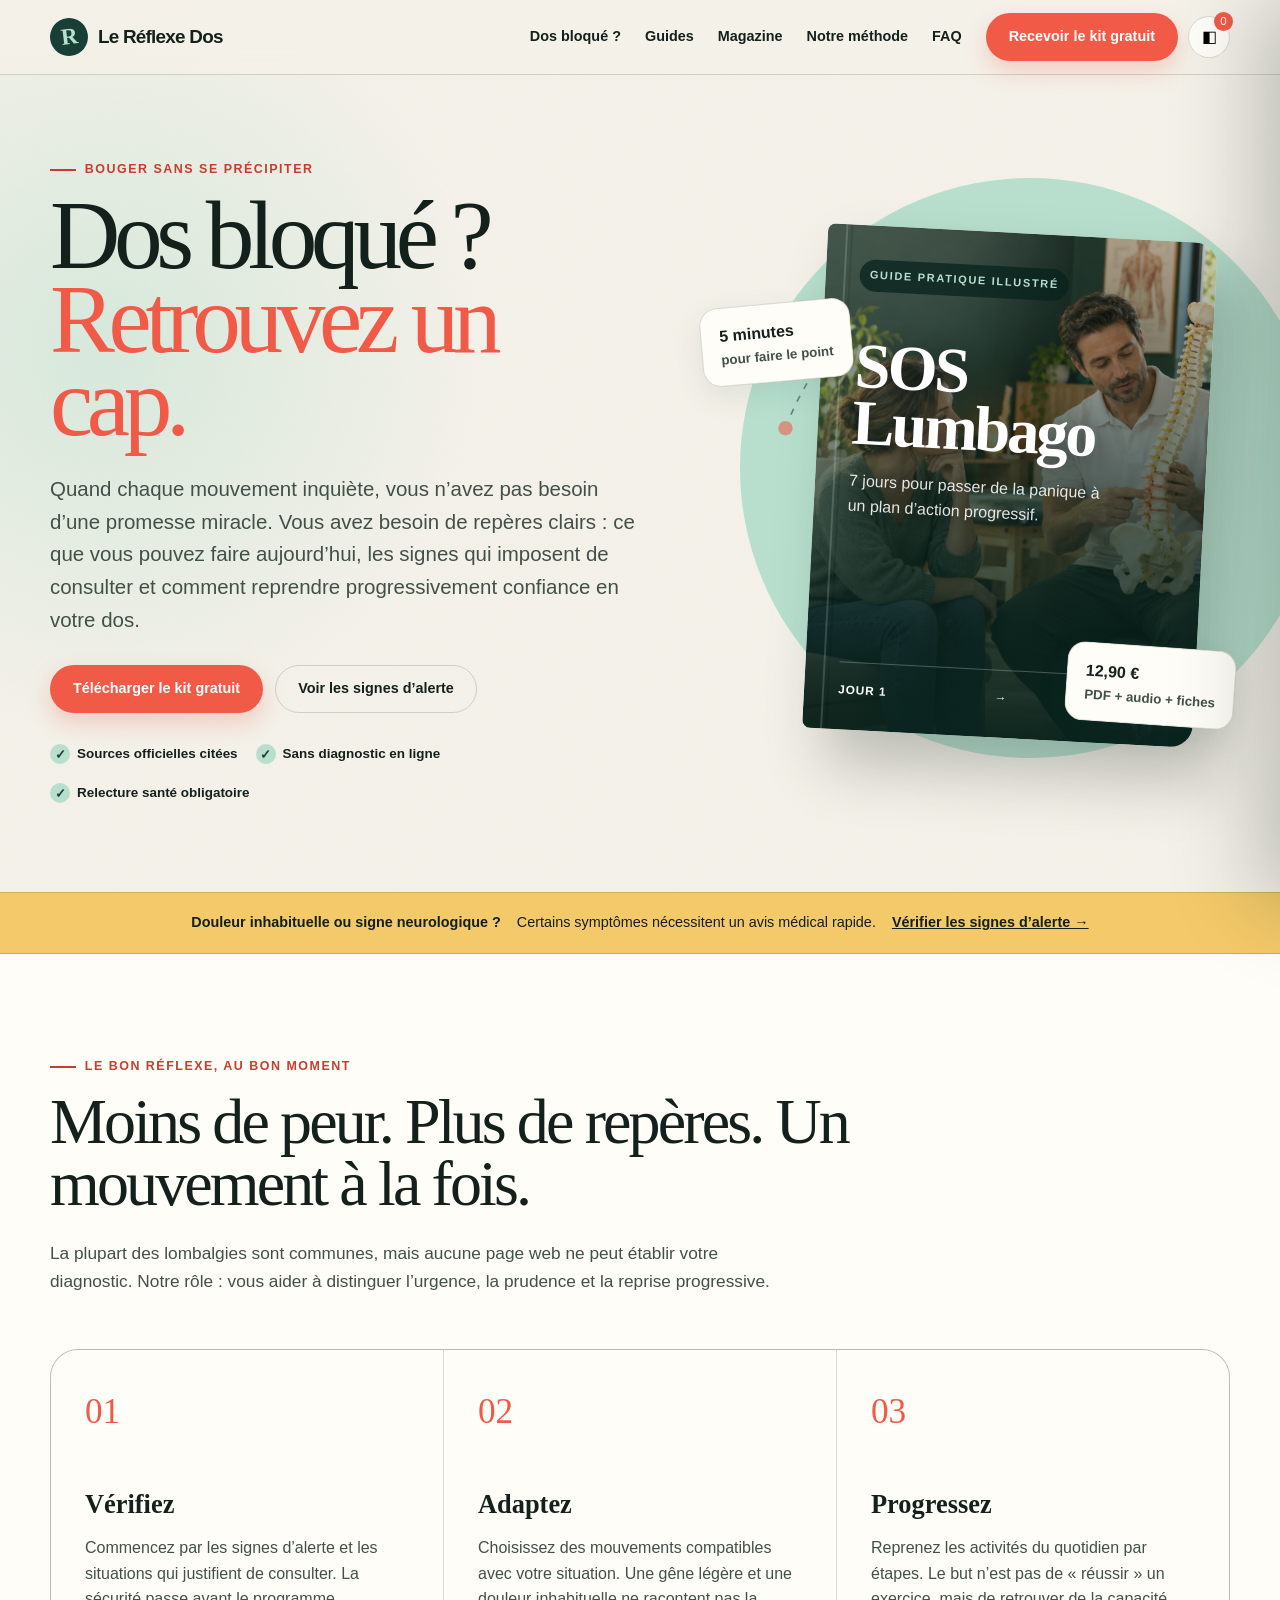
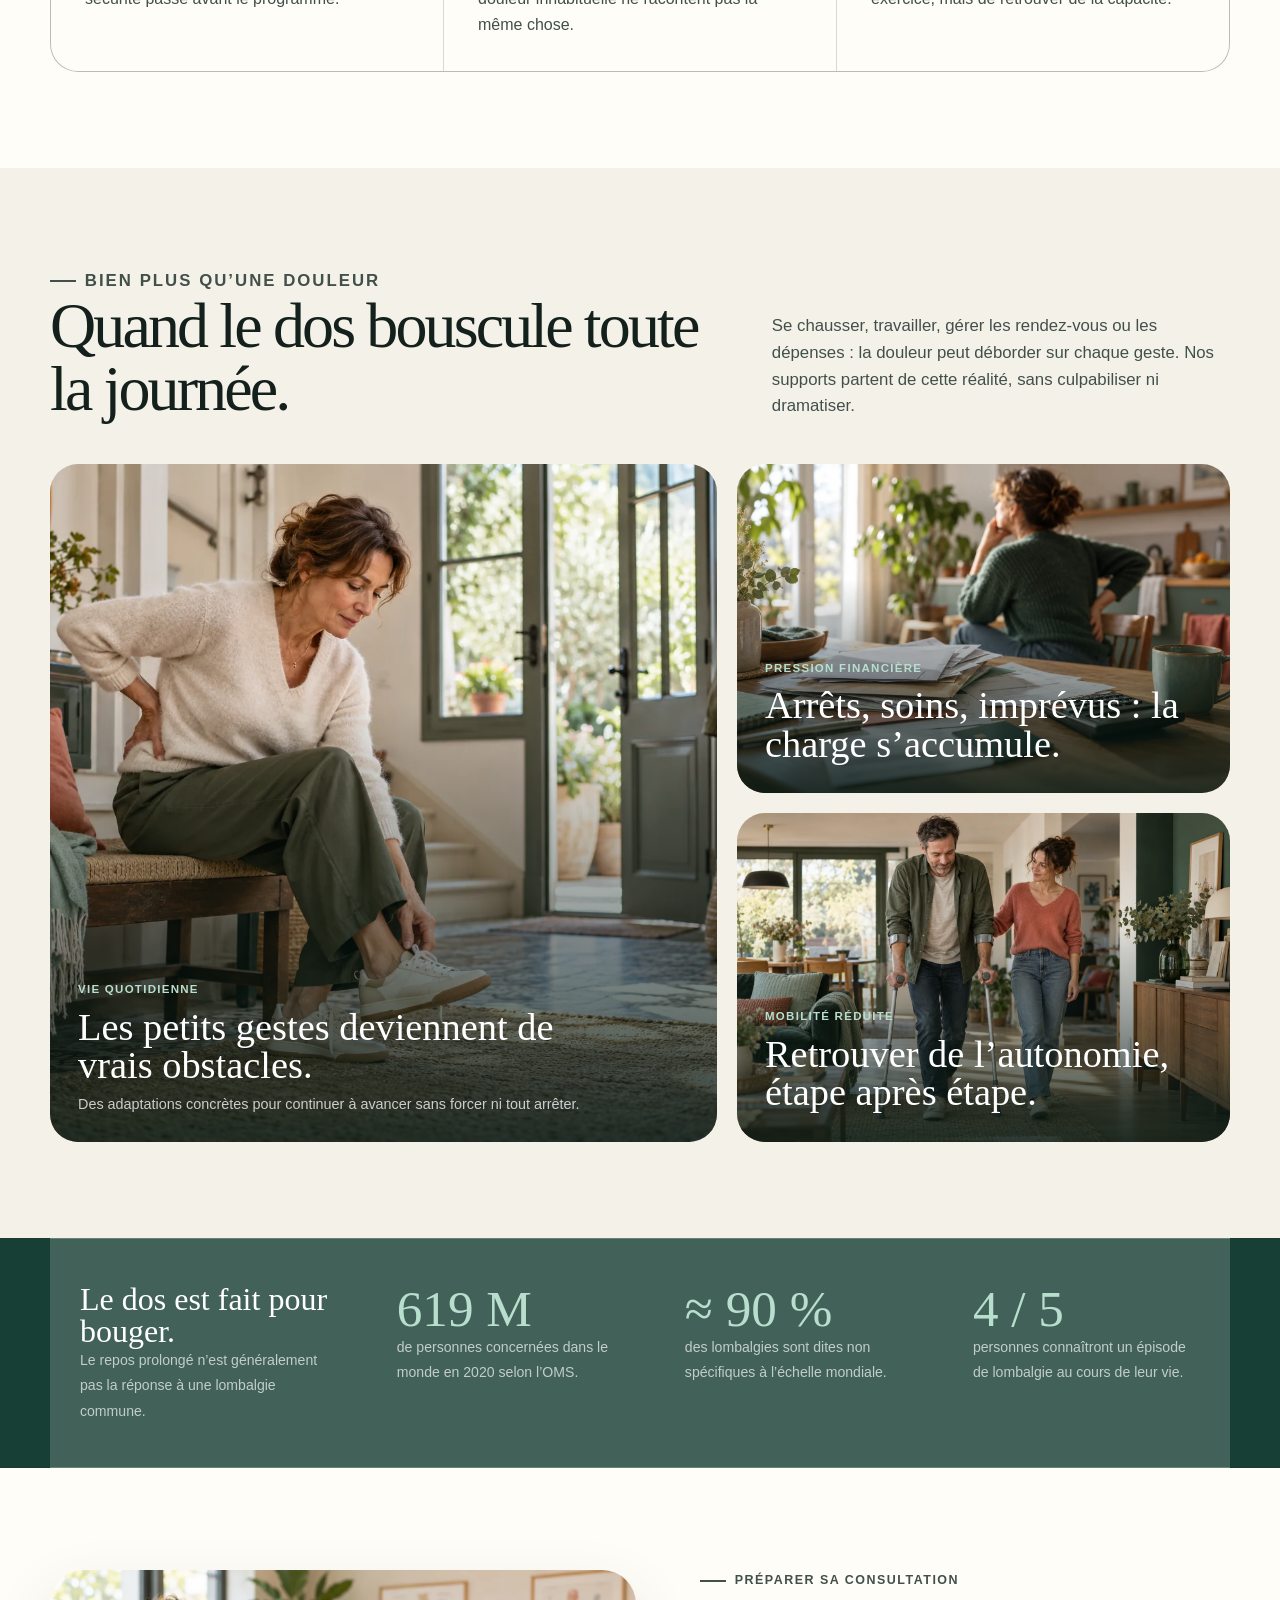
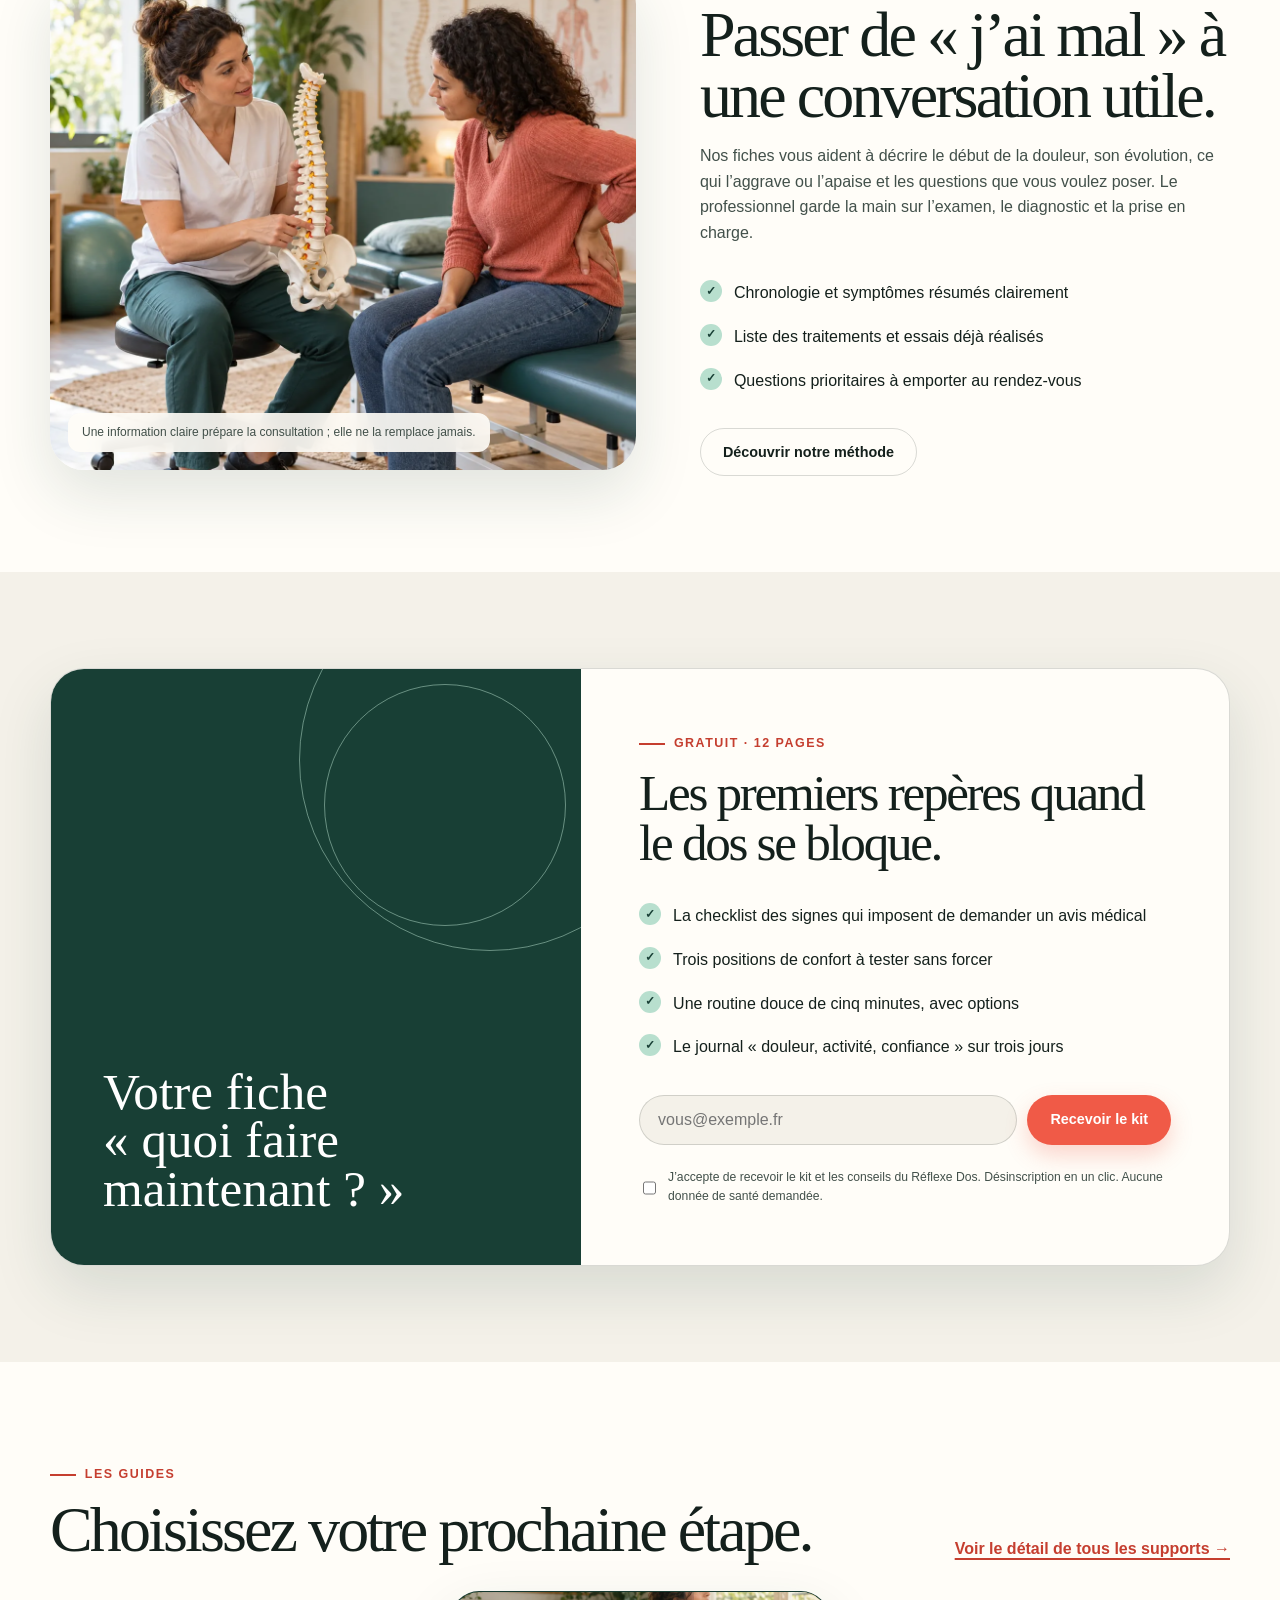
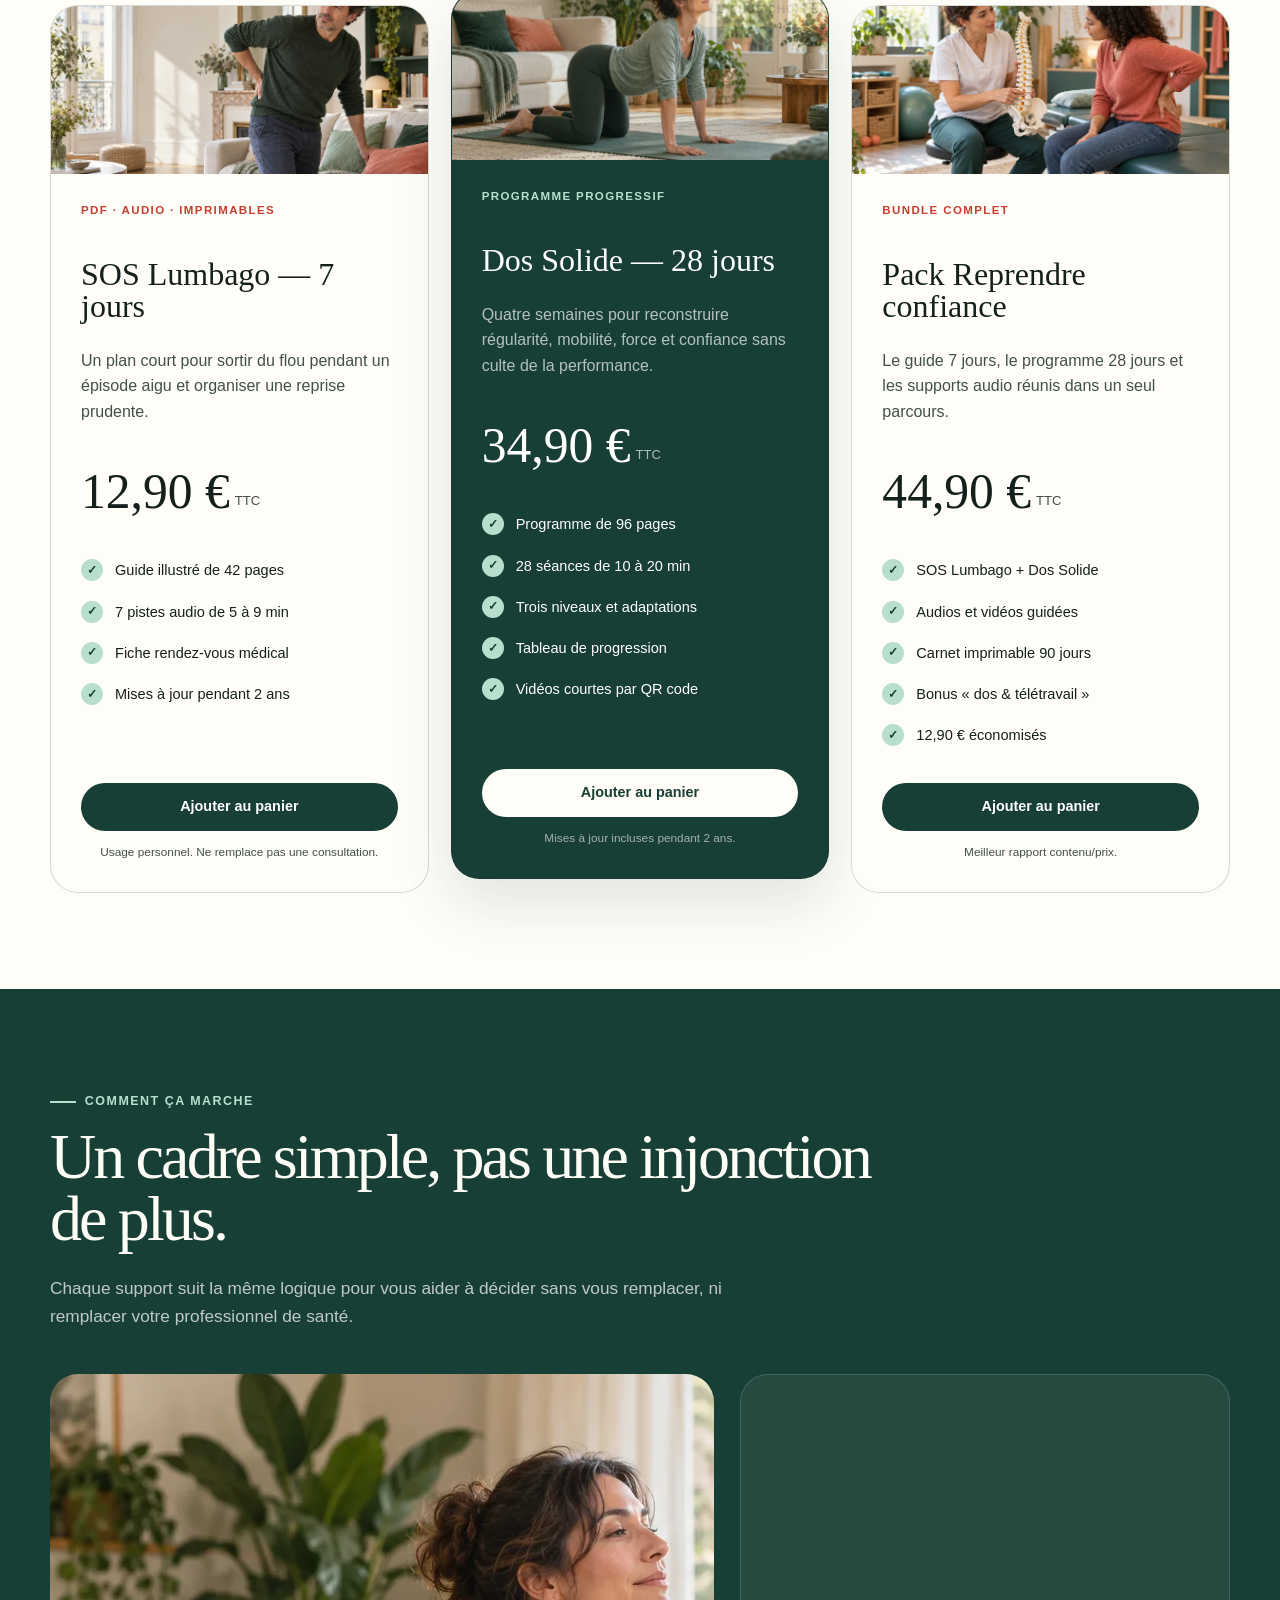
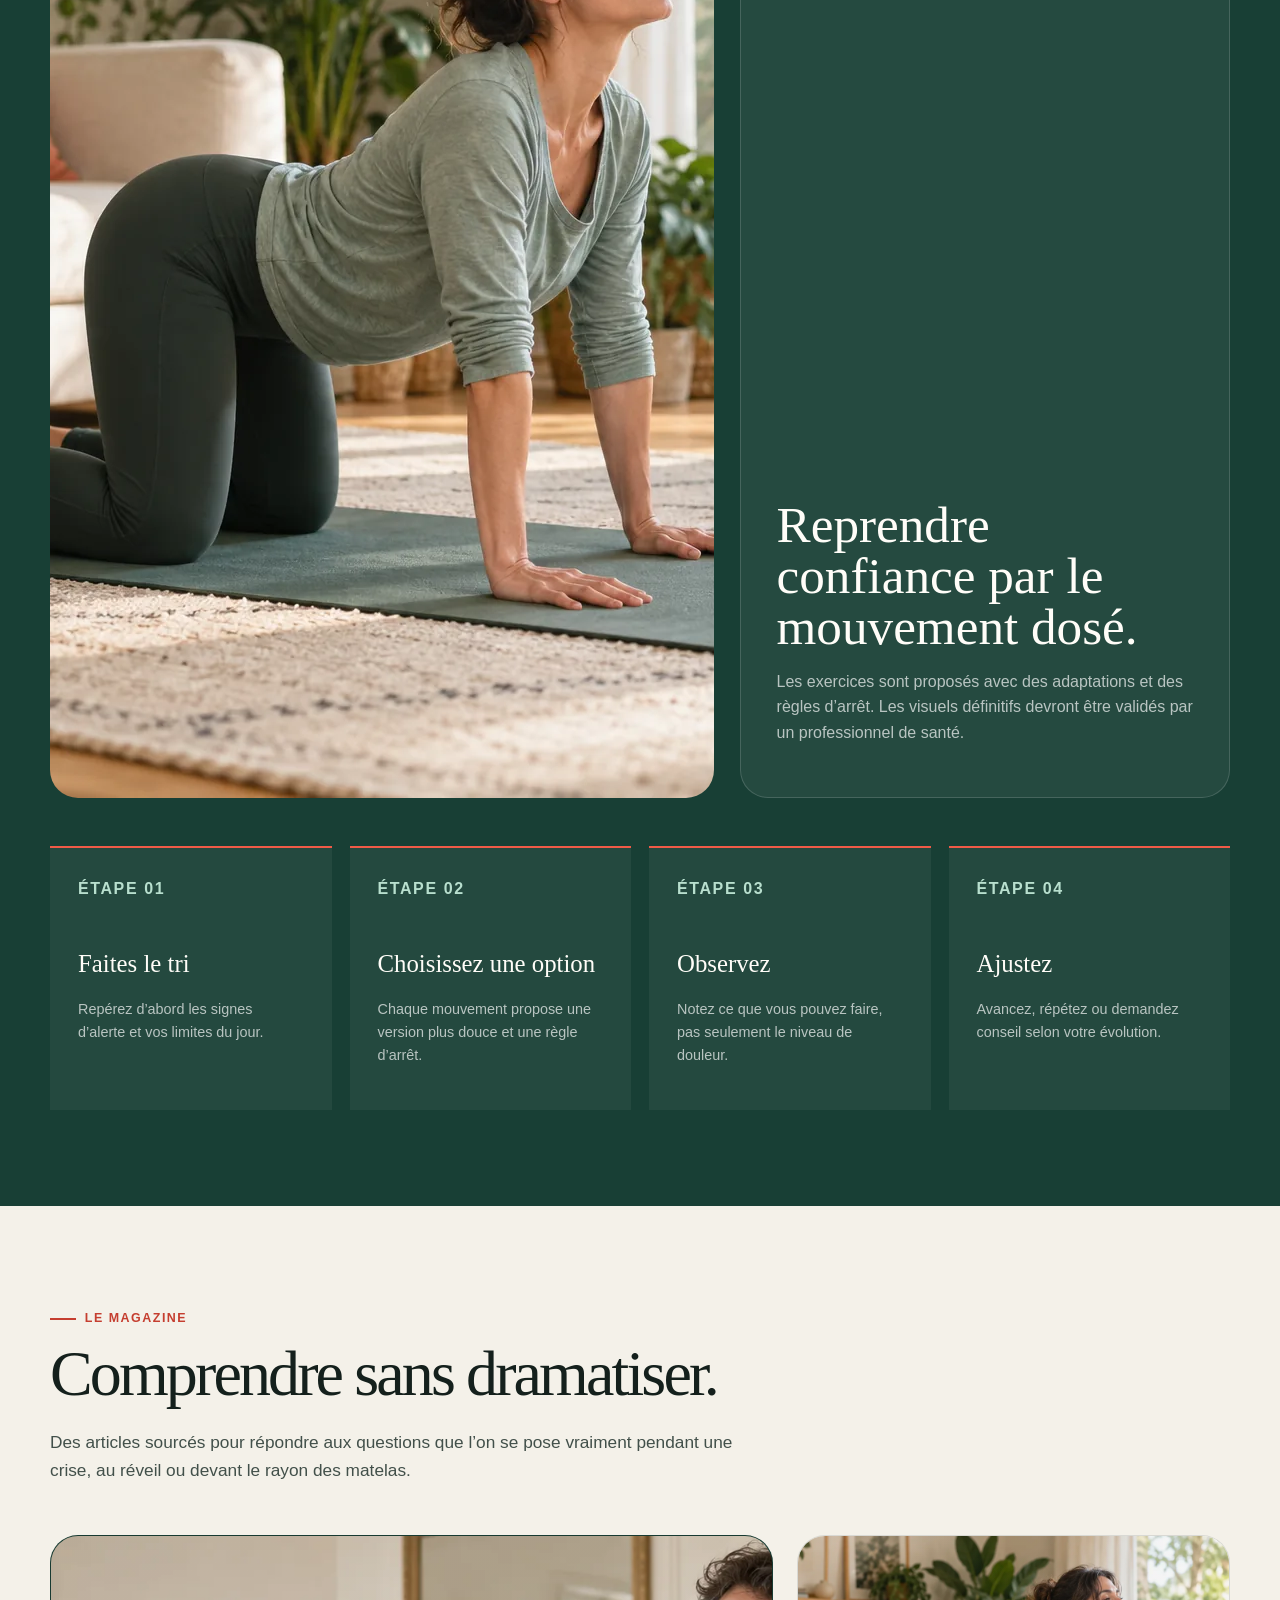
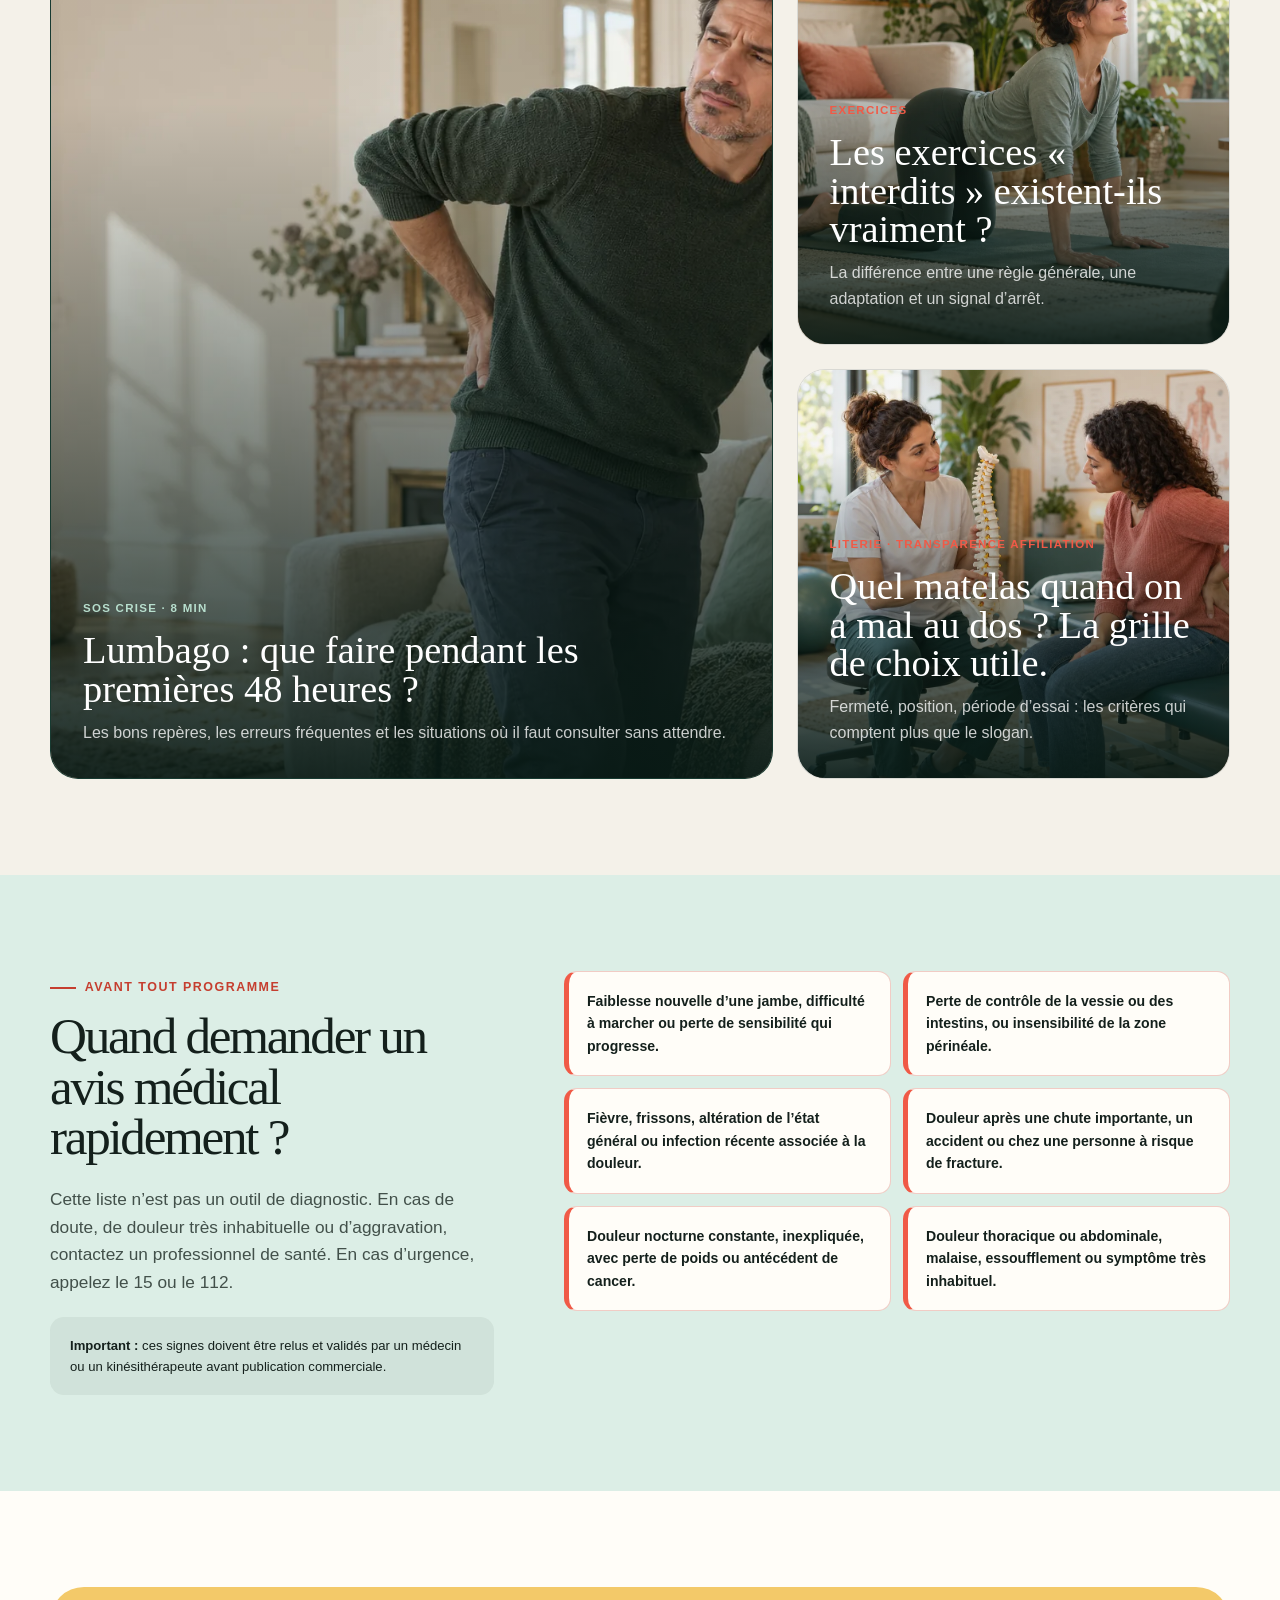
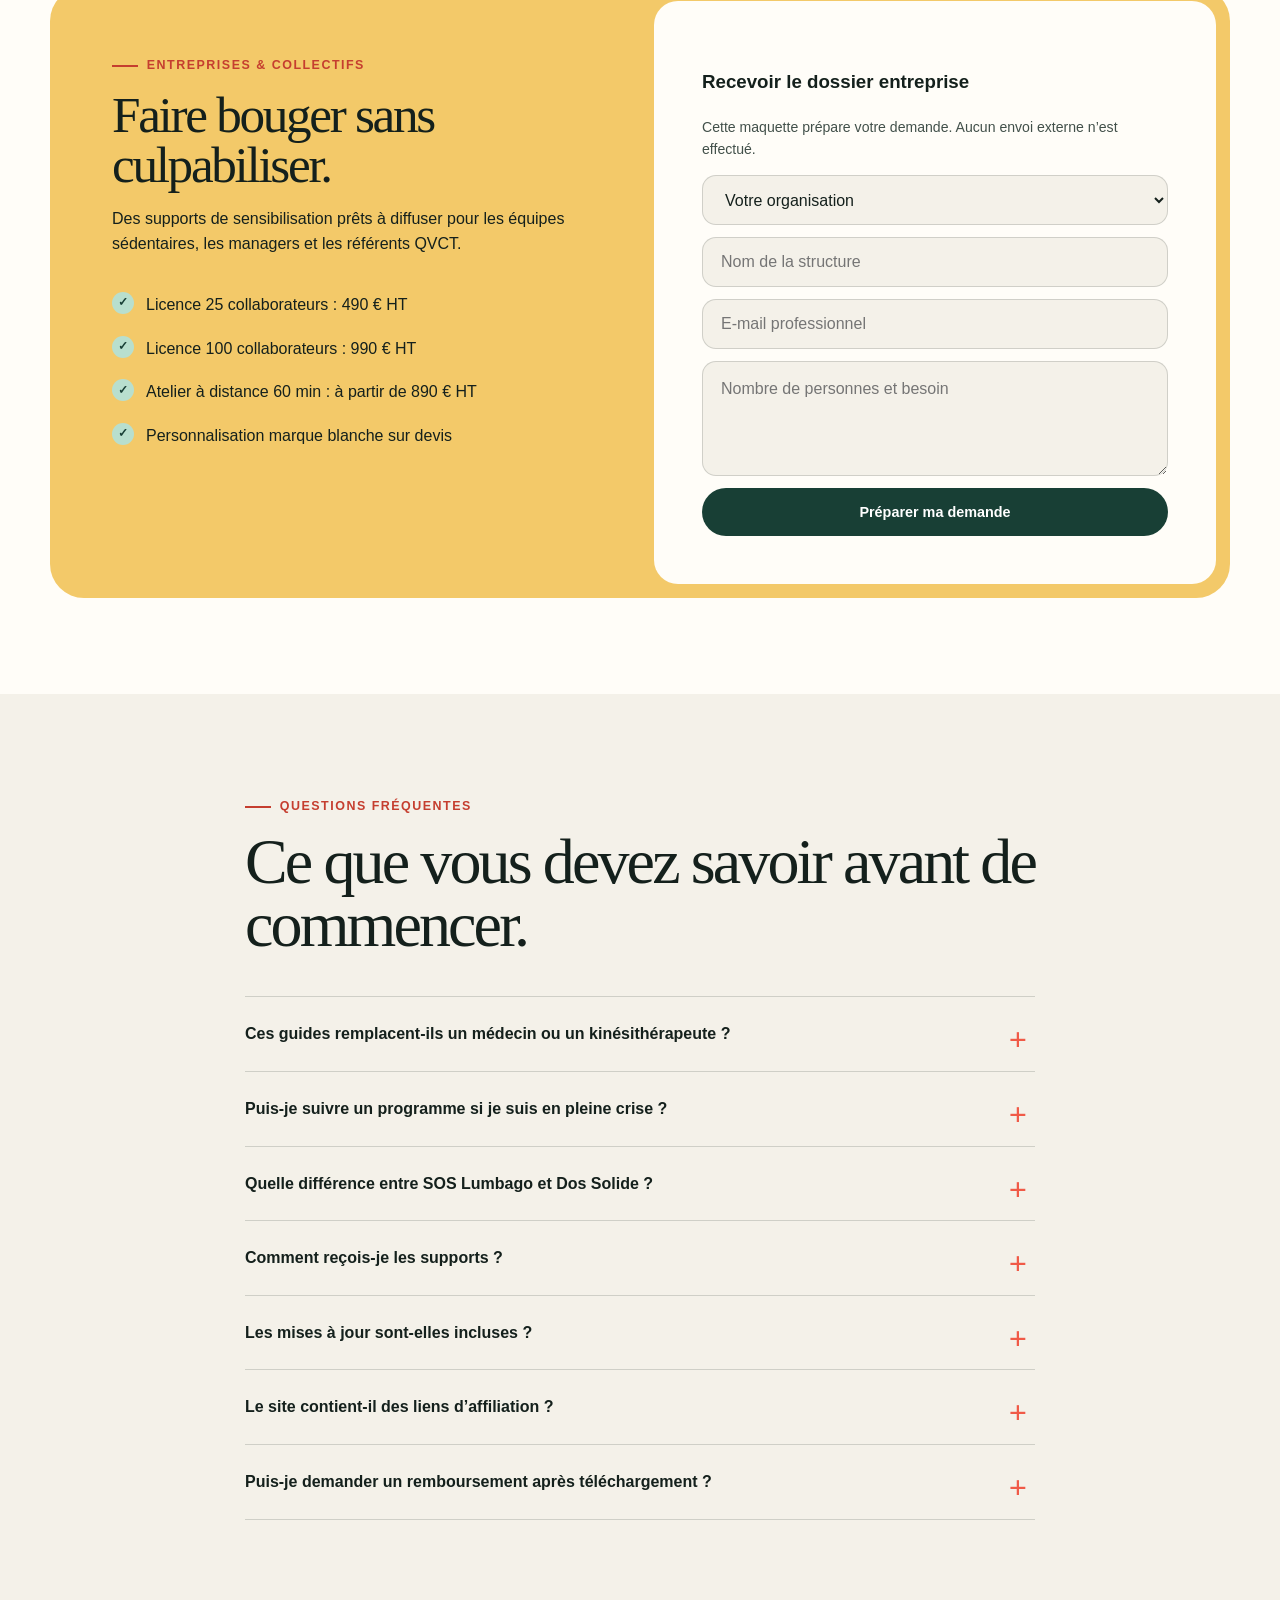
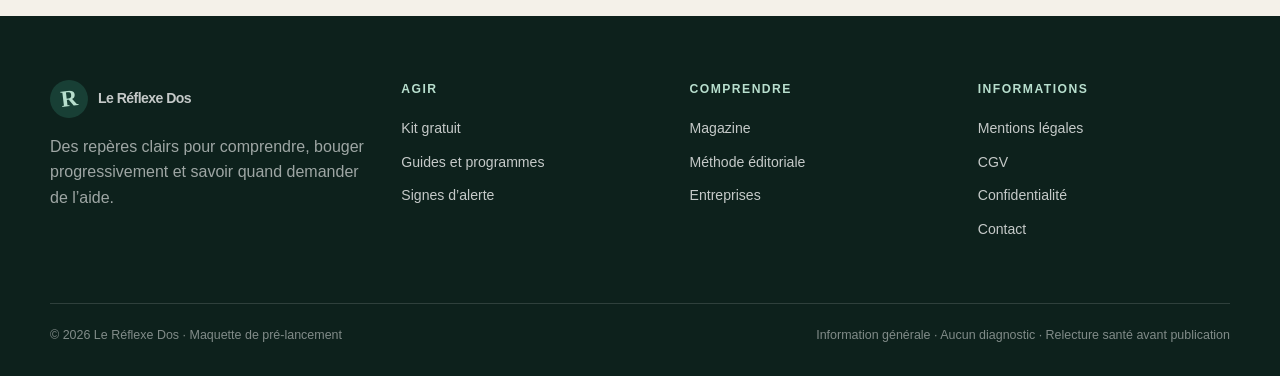
<file: index.html>
<!doctype html>
<html lang="fr">
<head>
  <meta charset="utf-8"><meta name="viewport" content="width=device-width,initial-scale=1">
  <title>Le Réflexe Dos — comprendre, bouger, reprendre confiance</title>
  <meta name="description" content="Des repères simples et des programmes progressifs pour mieux traverser un épisode de lombalgie, rester actif et savoir quand consulter.">
  <meta name="theme-color" content="#183f35"><link rel="icon" href="assets/favicon.svg"><link rel="stylesheet" href="assets/styles.css?v=20261004-3"><script defer src="assets/app.js"></script>
</head>
<body>
<a class="skip-link" href="#contenu">Aller au contenu</a>
<header class="site-header"><nav class="nav wrap" aria-label="Navigation principale"><a class="brand" href="index.html"><span class="brand__mark">R</span><span>Le Réflexe Dos</span></a><div class="nav__links" data-nav-links><a href="#urgence">Dos bloqué ?</a><a href="boutique.html">Guides</a><a href="magazine.html">Magazine</a><a href="a-propos.html">Notre méthode</a><a href="#faq">FAQ</a></div><button class="menu-btn" type="button" data-menu aria-label="Ouvrir le menu">☰</button><div class="nav__actions"><a class="btn btn--primary" href="#kit-gratuit">Recevoir le kit gratuit</a><button class="cart-btn" type="button" data-cart-open aria-label="Ouvrir le panier">◧<span class="cart-count" data-cart-count>0</span></button></div></nav></header>
<main id="contenu">
  <section class="hero" id="top"><div class="hero__grid wrap"><div class="hero__copy"><p class="eyebrow">Bouger sans se précipiter</p><h1>Dos bloqué ? <em>Retrouvez un cap.</em></h1><p class="hero__lead">Quand chaque mouvement inquiète, vous n’avez pas besoin d’une promesse miracle. Vous avez besoin de repères clairs : ce que vous pouvez faire aujourd’hui, les signes qui imposent de consulter et comment reprendre progressivement confiance en votre dos.</p><div class="hero__actions"><a class="btn btn--primary" href="#kit-gratuit">Télécharger le kit gratuit</a><a class="btn btn--ghost" href="#urgence">Voir les signes d’alerte</a></div><div class="hero__proof"><span>Sources officielles citées</span><span>Sans diagnostic en ligne</span><span>Relecture santé obligatoire</span></div></div><div class="hero__visual" aria-label="Aperçu du guide SOS Lumbago"><div class="hero__halo"></div><svg class="hero__line" viewBox="0 0 600 500" aria-hidden="true"><path d="M68 250C130 88 246 77 310 176c76 117 166 38 226-95" fill="none" stroke="#183f35" stroke-width="2" stroke-dasharray="8 10"/><circle cx="68" cy="250" r="9" fill="#f05a47"/><circle cx="536" cy="81" r="9" fill="#f05a47"/></svg><div class="float-card float-card--one">5 minutes <small>pour faire le point</small></div><article class="guide-cover"><span class="guide-cover__tag">Guide pratique illustré</span><h2>SOS<br>Lumbago</h2><p>7 jours pour passer de la panique à un plan d’action progressif.</p><div class="guide-cover__days"><span>JOUR 1</span><span>→</span><span>JOUR 7</span></div></article><div class="float-card float-card--two">12,90 € <small>PDF + audio + fiches</small></div></div></div></section>

  <div class="alert-strip" id="urgence"><div class="alert-strip__inner wrap"><strong>Douleur inhabituelle ou signe neurologique ?</strong><span>Certains symptômes nécessitent un avis médical rapide.</span><a href="#drapeaux-rouges">Vérifier les signes d’alerte →</a></div></div>

  <section class="section section--white"><div class="wrap"><p class="eyebrow">Le bon réflexe, au bon moment</p><h2 class="section-title">Moins de peur. Plus de repères. Un mouvement à la fois.</h2><p class="section-intro">La plupart des lombalgies sont communes, mais aucune page web ne peut établir votre diagnostic. Notre rôle : vous aider à distinguer l’urgence, la prudence et la reprise progressive.</p><div class="principles"><article class="principle"><span class="principle__num">01</span><h3>Vérifiez</h3><p>Commencez par les signes d’alerte et les situations qui justifient de consulter. La sécurité passe avant le programme.</p></article><article class="principle"><span class="principle__num">02</span><h3>Adaptez</h3><p>Choisissez des mouvements compatibles avec votre situation. Une gêne légère et une douleur inhabituelle ne racontent pas la même chose.</p></article><article class="principle"><span class="principle__num">03</span><h3>Progressez</h3><p>Reprenez les activités du quotidien par étapes. Le but n’est pas de « réussir » un exercice, mais de retrouver de la capacité.</p></article></div></div></section>

  <section class="section" aria-labelledby="impact-title"><div class="wrap"><div class="impact-head"><div><p class="eyebrow">Bien plus qu’une douleur</p><h2 class="section-title" id="impact-title">Quand le dos bouscule toute la journée.</h2></div><p>Se chausser, travailler, gérer les rendez-vous ou les dépenses : la douleur peut déborder sur chaque geste. Nos supports partent de cette réalité, sans culpabiliser ni dramatiser.</p></div><div class="impact-grid"><article class="impact-card impact-card--large"><img src="assets/images/quotidien-chaussures.webp" alt="Une femme adapte sa manière de se chausser à cause d’une douleur lombaire" width="1536" height="1024" loading="lazy"><div class="impact-card__copy"><span>Vie quotidienne</span><h3>Les petits gestes deviennent de vrais obstacles.</h3><p>Des adaptations concrètes pour continuer à avancer sans forcer ni tout arrêter.</p></div></article><article class="impact-card"><img src="assets/images/factures-pression.webp" alt="Des factures s’accumulent sur une table pendant qu’une personne souffre du dos" width="1536" height="1024" loading="lazy"><div class="impact-card__copy"><span>Pression financière</span><h3>Arrêts, soins, imprévus : la charge s’accumule.</h3></div></article><article class="impact-card"><img src="assets/images/bequilles-mobilite.webp" alt="Un homme se déplace temporairement avec des béquilles, accompagné par une proche" width="1536" height="1024" loading="lazy"><div class="impact-card__copy"><span>Mobilité réduite</span><h3>Retrouver de l’autonomie, étape après étape.</h3></div></article></div></div></section>

  <section class="section--dark" aria-label="Quelques repères clés"><div class="stats wrap"><div class="stat stat--intro"><strong>Le dos est fait pour bouger.</strong><span>Le repos prolongé n’est généralement pas la réponse à une lombalgie commune.</span></div><div class="stat"><strong>619 M</strong><span>de personnes concernées dans le monde en 2020 selon l’OMS.</span></div><div class="stat"><strong>≈ 90 %</strong><span>des lombalgies sont dites non spécifiques à l’échelle mondiale.</span></div><div class="stat"><strong>4 / 5</strong><span>personnes connaîtront un épisode de lombalgie au cours de leur vie.</span></div></div></section>

  <section class="section section--white"><div class="wrap photo-split"><figure class="photo-frame"><img src="assets/images/consultation-kine.webp" alt="Une kinésithérapeute explique la colonne vertébrale à une patiente" width="1536" height="1024" loading="lazy"><figcaption>Une information claire prépare la consultation ; elle ne la remplace jamais.</figcaption></figure><div class="photo-split__body"><p class="eyebrow">Préparer sa consultation</p><h2>Passer de « j’ai mal » à une conversation utile.</h2><p>Nos fiches vous aident à décrire le début de la douleur, son évolution, ce qui l’aggrave ou l’apaise et les questions que vous voulez poser. Le professionnel garde la main sur l’examen, le diagnostic et la prise en charge.</p><ul class="check-list"><li>Chronologie et symptômes résumés clairement</li><li>Liste des traitements et essais déjà réalisés</li><li>Questions prioritaires à emporter au rendez-vous</li></ul><a class="btn btn--ghost" href="a-propos.html">Découvrir notre méthode</a></div></div></section>

  <section class="section" id="kit-gratuit"><div class="wrap lead-card"><div class="lead-card__visual"><h3>Votre fiche<br>« quoi faire<br>maintenant ? »</h3></div><div class="lead-card__body"><p class="eyebrow">Gratuit · 12 pages</p><h2 class="section-title" style="font-size:clamp(2.2rem,4vw,3.7rem)">Les premiers repères quand le dos se bloque.</h2><ul class="check-list"><li>La checklist des signes qui imposent de demander un avis médical</li><li>Trois positions de confort à tester sans forcer</li><li>Une routine douce de cinq minutes, avec options</li><li>Le journal « douleur, activité, confiance » sur trois jours</li></ul><form class="lead-form" data-demo-form data-success="Démo : le kit serait envoyé après confirmation de votre adresse."><label><span class="skip-link">Votre adresse e-mail</span><input class="field" type="email" placeholder="vous@exemple.fr" required></label><button class="btn btn--primary" type="submit">Recevoir le kit</button><label class="consent" style="grid-column:1/-1"><input type="checkbox" required><span>J’accepte de recevoir le kit et les conseils du Réflexe Dos. Désinscription en un clic. Aucune donnée de santé demandée.</span></label></form></div></div></section>

  <section class="section section--white" id="guides"><div class="wrap"><div class="offers-head"><div><p class="eyebrow">Les guides</p><h2 class="section-title">Choisissez votre prochaine étape.</h2></div><a class="link-arrow" href="boutique.html">Voir le détail de tous les supports →</a></div><div class="product-grid">
    <article class="product-card"><div class="product-card__photo"><img src="assets/images/douleur-dos-hero.webp" alt="Homme souffrant du bas du dos à son domicile" width="1536" height="1024" loading="lazy"></div><span class="product-card__format">PDF · audio · imprimables</span><h3>SOS Lumbago — 7 jours</h3><p class="product-card__desc">Un plan court pour sortir du flou pendant un épisode aigu et organiser une reprise prudente.</p><div class="price"><strong>12,90 €</strong><span>TTC</span></div><ul class="check-list"><li>Guide illustré de 42 pages</li><li>7 pistes audio de 5 à 9 min</li><li>Fiche rendez-vous médical</li><li>Mises à jour pendant 2 ans</li></ul><button class="btn btn--dark btn--block" data-add="sos">Ajouter au panier</button><p class="product-card__note">Usage personnel. Ne remplace pas une consultation.</p></article>
    <article class="product-card product-card--featured"><span class="product-card__badge">Le plus choisi</span><div class="product-card__photo"><img src="assets/images/exercice-mobilite.webp" alt="Femme réalisant un exercice doux de mobilité à domicile" width="1536" height="1024" loading="lazy"></div><span class="product-card__format">Programme progressif</span><h3>Dos Solide — 28 jours</h3><p class="product-card__desc">Quatre semaines pour reconstruire régularité, mobilité, force et confiance sans culte de la performance.</p><div class="price"><strong>34,90 €</strong><span>TTC</span></div><ul class="check-list"><li>Programme de 96 pages</li><li>28 séances de 10 à 20 min</li><li>Trois niveaux et adaptations</li><li>Tableau de progression</li><li>Vidéos courtes par QR code</li></ul><button class="btn btn--light btn--block" data-add="solide">Ajouter au panier</button><p class="product-card__note">Mises à jour incluses pendant 2 ans.</p></article>
    <article class="product-card"><div class="product-card__photo"><img src="assets/images/consultation-kine.webp" alt="Échange entre une professionnelle de santé et une patiente" width="1536" height="1024" loading="lazy"></div><span class="product-card__format">Bundle complet</span><h3>Pack Reprendre confiance</h3><p class="product-card__desc">Le guide 7 jours, le programme 28 jours et les supports audio réunis dans un seul parcours.</p><div class="price"><strong>44,90 €</strong><span>TTC</span></div><ul class="check-list"><li>SOS Lumbago + Dos Solide</li><li>Audios et vidéos guidées</li><li>Carnet imprimable 90 jours</li><li>Bonus « dos & télétravail »</li><li>12,90 € économisés</li></ul><button class="btn btn--dark btn--block" data-add="bundle">Ajouter au panier</button><p class="product-card__note">Meilleur rapport contenu/prix.</p></article>
  </div></div></section>

  <section class="section section--dark"><div class="wrap"><p class="eyebrow" style="color:var(--mint)">Comment ça marche</p><h2 class="section-title">Un cadre simple, pas une injonction de plus.</h2><p class="section-intro">Chaque support suit la même logique pour vous aider à décider sans vous remplacer, ni remplacer votre professionnel de santé.</p><div class="process-media"><img class="process-media__image" src="assets/images/exercice-mobilite.webp" alt="Exercice doux de mobilité du dos réalisé sur un tapis" width="1536" height="1024" loading="lazy"><div class="process-media__quote"><strong>Reprendre confiance par le mouvement dosé.</strong><p>Les exercices sont proposés avec des adaptations et des règles d’arrêt. Les visuels définitifs devront être validés par un professionnel de santé.</p></div></div><div class="process"><article class="step"><span>ÉTAPE 01</span><h3>Faites le tri</h3><p>Repérez d’abord les signes d’alerte et vos limites du jour.</p></article><article class="step"><span>ÉTAPE 02</span><h3>Choisissez une option</h3><p>Chaque mouvement propose une version plus douce et une règle d’arrêt.</p></article><article class="step"><span>ÉTAPE 03</span><h3>Observez</h3><p>Notez ce que vous pouvez faire, pas seulement le niveau de douleur.</p></article><article class="step"><span>ÉTAPE 04</span><h3>Ajustez</h3><p>Avancez, répétez ou demandez conseil selon votre évolution.</p></article></div></div></section>

  <section class="section" id="magazine"><div class="wrap"><p class="eyebrow">Le magazine</p><h2 class="section-title">Comprendre sans dramatiser.</h2><p class="section-intro">Des articles sourcés pour répondre aux questions que l’on se pose vraiment pendant une crise, au réveil ou devant le rayon des matelas.</p><div class="editorial-grid"><a class="article-card article-card--hero" href="magazine.html#bouger"><img class="article-card__image" src="assets/images/douleur-dos-hero.webp" alt="Homme touché par une douleur lombaire soudaine" width="1536" height="1024" loading="lazy"><div class="article-card__visual"></div><div class="article-card__content"><span class="article-card__cat">SOS crise · 8 min</span><h3>Lumbago : que faire pendant les premières 48 heures ?</h3><p>Les bons repères, les erreurs fréquentes et les situations où il faut consulter sans attendre.</p></div></a><a class="article-card" href="magazine.html#exercices"><img class="article-card__image" src="assets/images/exercice-mobilite.webp" alt="Exercice de mobilité douce à domicile" width="1536" height="1024" loading="lazy"><div class="article-card__visual"></div><div class="article-card__content"><span class="article-card__cat">Exercices</span><h3>Les exercices « interdits » existent-ils vraiment ?</h3><p>La différence entre une règle générale, une adaptation et un signal d’arrêt.</p></div></a><a class="article-card" href="magazine.html#literie"><img class="article-card__image" src="assets/images/consultation-kine.webp" alt="Consultation autour de la lombalgie" width="1536" height="1024" loading="lazy"><div class="article-card__visual"></div><div class="article-card__content"><span class="article-card__cat">Literie · transparence affiliation</span><h3>Quel matelas quand on a mal au dos ? La grille de choix utile.</h3><p>Fermeté, position, période d’essai : les critères qui comptent plus que le slogan.</p></div></a></div></div></section>

  <section class="section section--tint" id="drapeaux-rouges"><div class="wrap safety-grid"><div><p class="eyebrow">Avant tout programme</p><h2 class="section-title" style="font-size:clamp(2.4rem,4vw,4rem)">Quand demander un avis médical rapidement ?</h2><p class="section-intro">Cette liste n’est pas un outil de diagnostic. En cas de doute, de douleur très inhabituelle ou d’aggravation, contactez un professionnel de santé. En cas d’urgence, appelez le 15 ou le 112.</p><div class="legal-note"><strong>Important :</strong> ces signes doivent être relus et validés par un médecin ou un kinésithérapeute avant publication commerciale.</div></div><div class="red-flags"><div class="flag">Faiblesse nouvelle d’une jambe, difficulté à marcher ou perte de sensibilité qui progresse.</div><div class="flag">Perte de contrôle de la vessie ou des intestins, ou insensibilité de la zone périnéale.</div><div class="flag">Fièvre, frissons, altération de l’état général ou infection récente associée à la douleur.</div><div class="flag">Douleur après une chute importante, un accident ou chez une personne à risque de fracture.</div><div class="flag">Douleur nocturne constante, inexpliquée, avec perte de poids ou antécédent de cancer.</div><div class="flag">Douleur thoracique ou abdominale, malaise, essoufflement ou symptôme très inhabituel.</div></div></div></section>

  <section class="section section--white" id="professionnels"><div class="wrap pro-card"><div class="pro-card__body"><p class="eyebrow">Entreprises & collectifs</p><h2 class="section-title" style="font-size:clamp(2.5rem,4vw,4.5rem)">Faire bouger sans culpabiliser.</h2><p>Des supports de sensibilisation prêts à diffuser pour les équipes sédentaires, les managers et les référents QVCT.</p><ul class="check-list"><li>Licence 25 collaborateurs : 490 € HT</li><li>Licence 100 collaborateurs : 990 € HT</li><li>Atelier à distance 60 min : à partir de 890 € HT</li><li>Personnalisation marque blanche sur devis</li></ul></div><div class="pro-card__form"><h3>Recevoir le dossier entreprise</h3><p class="small muted">Cette maquette prépare votre demande. Aucun envoi externe n’est effectué.</p><form class="form-stack" data-demo-form data-success="Démo : la demande B2B a été préparée."><select class="field" required><option value="">Votre organisation</option><option>Entreprise / CSE</option><option>Association</option><option>Cabinet / maison de santé</option><option>Assureur / mutuelle</option></select><input class="field" type="text" placeholder="Nom de la structure" required><input class="field" type="email" placeholder="E-mail professionnel" required><textarea class="field" placeholder="Nombre de personnes et besoin"></textarea><button class="btn btn--dark" type="submit">Préparer ma demande</button></form></div></div></section>

  <section class="section" id="faq"><div class="narrow"><p class="eyebrow">Questions fréquentes</p><h2 class="section-title">Ce que vous devez savoir avant de commencer.</h2><div class="faq"><details><summary>Ces guides remplacent-ils un médecin ou un kinésithérapeute ?</summary><p>Non. Ils transmettent des informations générales et des outils d’auto-observation. Ils ne posent pas de diagnostic, ne prescrivent pas de traitement et ne remplacent pas une consultation adaptée à votre situation.</p></details><details><summary>Puis-je suivre un programme si je suis en pleine crise ?</summary><p>Commencez par la checklist de sécurité. Le guide propose des options courtes et progressives, mais aucune consigne ne doit être forcée. En cas de doute ou d’aggravation, demandez un avis médical.</p></details><details><summary>Quelle différence entre SOS Lumbago et Dos Solide ?</summary><p>SOS Lumbago organise les premiers jours. Dos Solide est un parcours de quatre semaines destiné à la reprise progressive après validation que votre situation permet l’activité.</p></details><details><summary>Comment reçois-je les supports ?</summary><p>Après paiement, un lien personnel permet de télécharger les PDF, audios et fiches. En production, l’accès sera protégé, limité à l’acheteur et renvoyé automatiquement par e-mail.</p></details><details><summary>Les mises à jour sont-elles incluses ?</summary><p>Oui, pendant deux ans pour les guides individuels. Une mise à jour majeure donnera lieu à un e-mail et à une nouvelle version dans votre espace.</p></details><details><summary>Le site contient-il des liens d’affiliation ?</summary><p>Les futurs comparatifs pourront contenir des liens affiliés. Ils seront signalés clairement. La rémunération ne modifiera ni le prix payé ni la grille d’évaluation publiée.</p></details><details><summary>Puis-je demander un remboursement après téléchargement ?</summary><p>Le paiement final devra recueillir votre accord exprès pour l’accès immédiat au contenu numérique et votre renoncement exprès au droit de rétractation, conformément au droit applicable. Une garantie commerciale distincte pourra être proposée.</p></details></div></div></section>
</main>

<footer class="site-footer"><div class="footer-grid wrap"><div class="footer-brand"><a class="brand" href="index.html"><span class="brand__mark">R</span><span>Le Réflexe Dos</span></a><p>Des repères clairs pour comprendre, bouger progressivement et savoir quand demander de l’aide.</p></div><div><h4>Agir</h4><ul><li><a href="#kit-gratuit">Kit gratuit</a></li><li><a href="boutique.html">Guides et programmes</a></li><li><a href="#drapeaux-rouges">Signes d’alerte</a></li></ul></div><div><h4>Comprendre</h4><ul><li><a href="magazine.html">Magazine</a></li><li><a href="a-propos.html">Méthode éditoriale</a></li><li><a href="#professionnels">Entreprises</a></li></ul></div><div><h4>Informations</h4><ul><li><a href="mentions-legales.html">Mentions légales</a></li><li><a href="mentions-legales.html#cgv">CGV</a></li><li><a href="mentions-legales.html#confidentialite">Confidentialité</a></li><li><a href="mailto:contact@lereflexedos.fr">Contact</a></li></ul></div></div><div class="footer-bottom wrap"><span>© 2026 Le Réflexe Dos · Maquette de pré-lancement</span><span>Information générale · Aucun diagnostic · Relecture santé avant publication</span></div></footer>
<aside class="cart-panel" data-cart-panel aria-label="Panier"><div class="cart-panel__head"><h2>Votre panier</h2><button class="icon-btn" type="button" data-cart-close aria-label="Fermer">×</button></div><div class="cart-items" data-cart-items></div><div class="cart-total"><span>Total</span><span data-cart-total>0,00 €</span></div><button class="btn btn--primary btn--block" type="button" data-checkout>Passer au paiement sécurisé</button><p class="small muted">Démonstration : aucun paiement n’est déclenché.</p></aside><div class="backdrop" data-backdrop></div><div class="toast" data-toast role="status" aria-live="polite"></div>
</body></html>
</file>
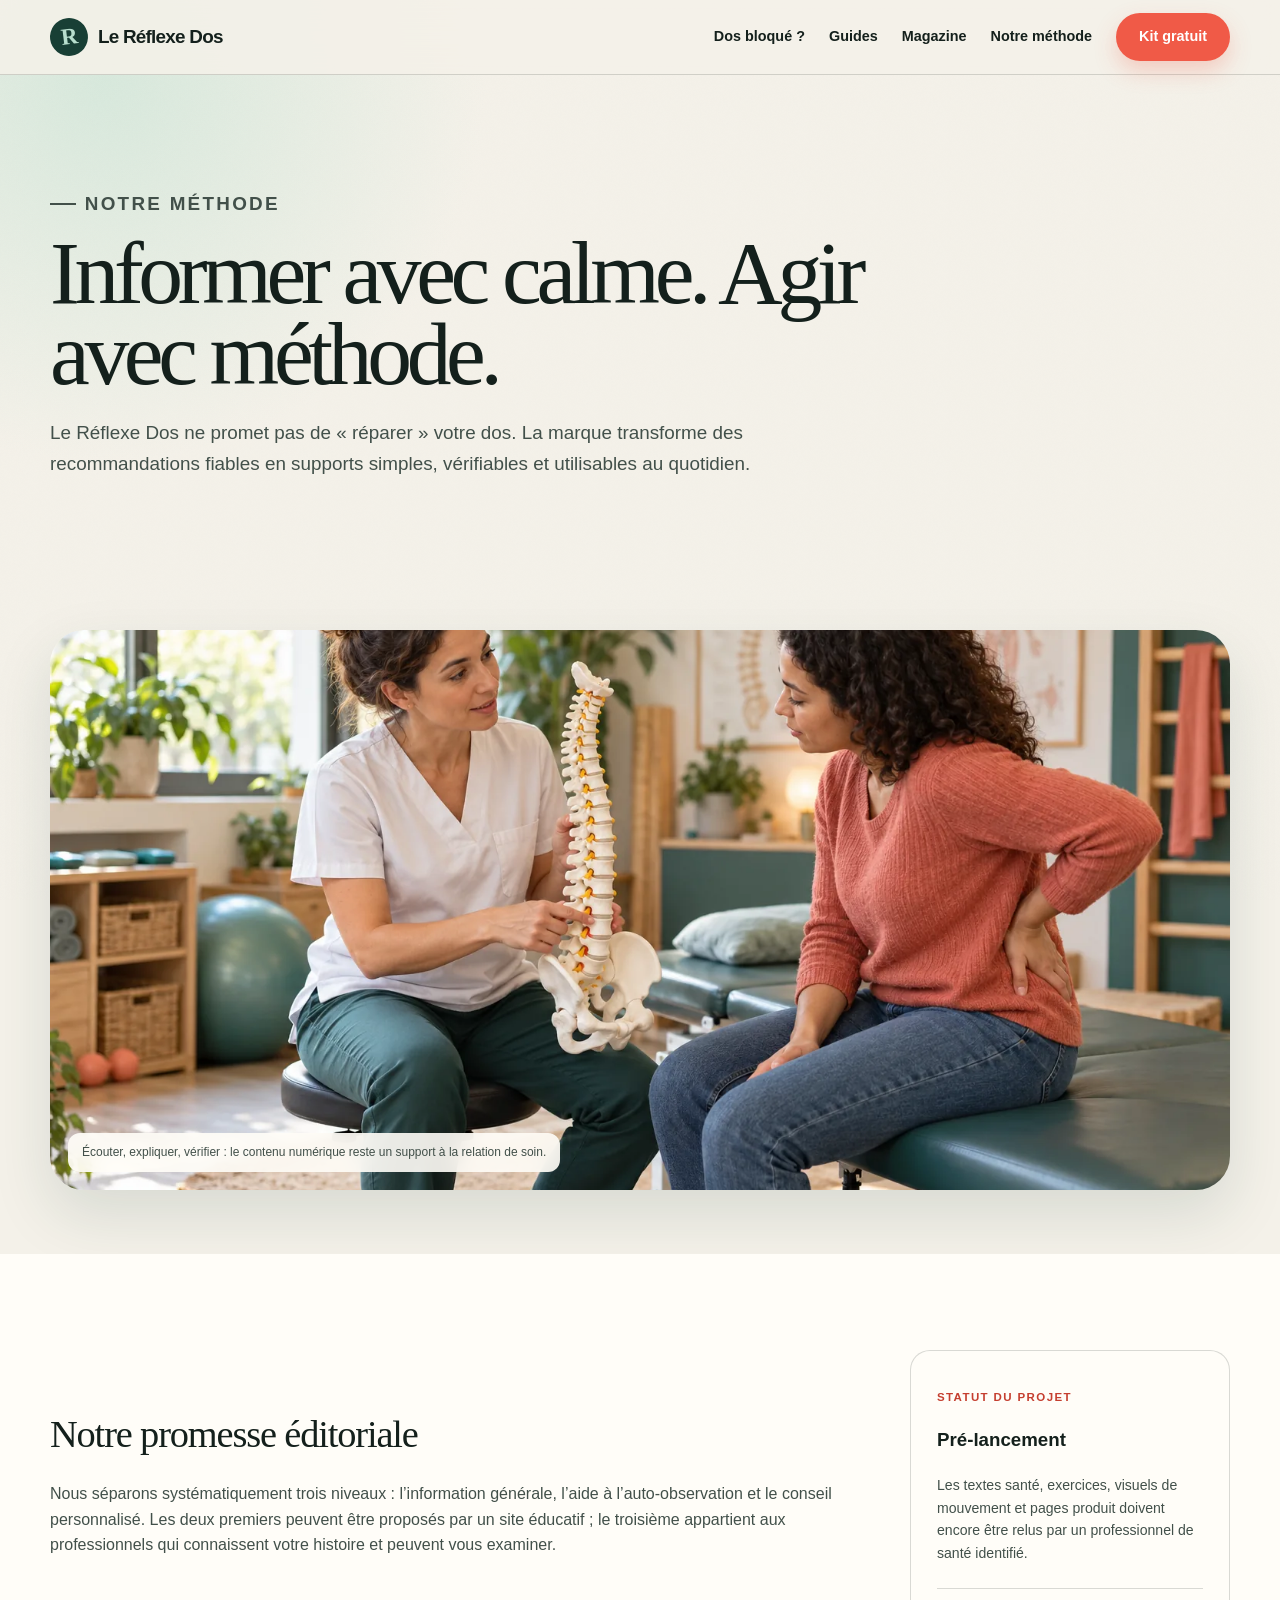
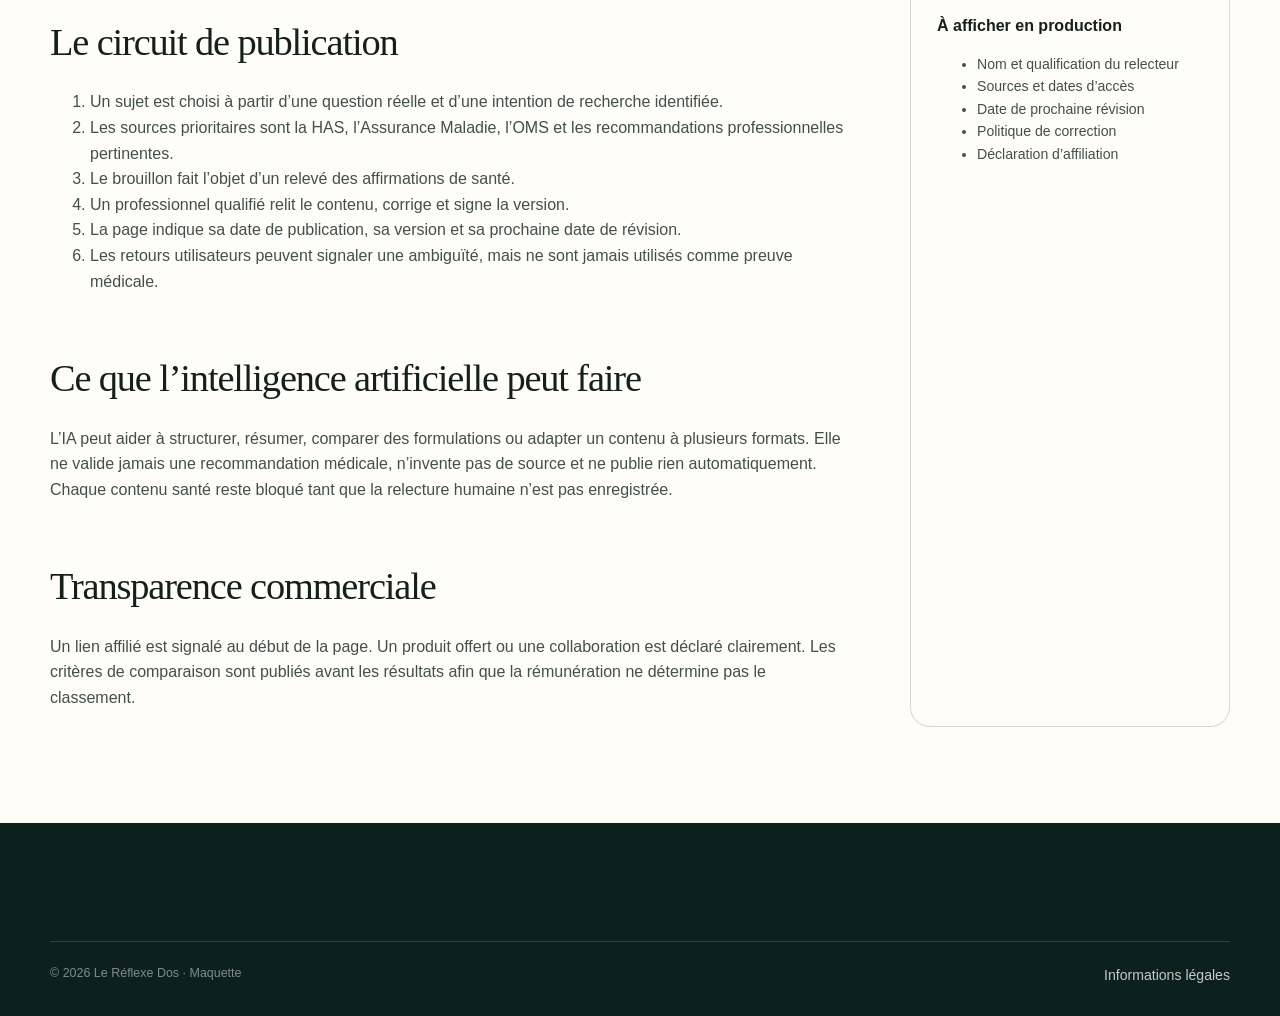
<file: a-propos.html>
<!doctype html><html lang="fr"><head><meta charset="utf-8"><meta name="viewport" content="width=device-width,initial-scale=1"><title>Notre méthode — Le Réflexe Dos</title><link rel="icon" href="assets/favicon.svg"><link rel="stylesheet" href="assets/styles.css?v=20261004-3"><script defer src="assets/app.js"></script></head>
<body><header class="site-header"><nav class="nav wrap"><a class="brand" href="index.html"><span class="brand__mark">R</span><span>Le Réflexe Dos</span></a><div class="nav__links" data-nav-links><a href="index.html#urgence">Dos bloqué ?</a><a href="boutique.html">Guides</a><a href="magazine.html">Magazine</a><a href="a-propos.html">Notre méthode</a></div><button class="menu-btn" data-menu>☰</button><div class="nav__actions"><a class="btn btn--primary" href="index.html#kit-gratuit">Kit gratuit</a></div></nav></header>
<main><section class="page-hero"><div class="wrap"><p class="eyebrow">Notre méthode</p><h1>Informer avec calme. Agir avec méthode.</h1><p>Le Réflexe Dos ne promet pas de « réparer » votre dos. La marque transforme des recommandations fiables en supports simples, vérifiables et utilisables au quotidien.</p></div></section>
<section class="section section--tight"><div class="wrap"><figure class="photo-frame" style="min-height:560px"><img src="assets/images/consultation-kine.webp" alt="Une professionnelle de santé échange avec une patiente autour d’un modèle de colonne vertébrale" width="1536" height="1024"><figcaption>Écouter, expliquer, vérifier : le contenu numérique reste un support à la relation de soin.</figcaption></figure></div></section>
<section class="section section--white"><div class="wrap content-grid"><article class="prose"><h2>Notre promesse éditoriale</h2><p>Nous séparons systématiquement trois niveaux : l’information générale, l’aide à l’auto-observation et le conseil personnalisé. Les deux premiers peuvent être proposés par un site éducatif ; le troisième appartient aux professionnels qui connaissent votre histoire et peuvent vous examiner.</p><h2>Le circuit de publication</h2><ol><li>Un sujet est choisi à partir d’une question réelle et d’une intention de recherche identifiée.</li><li>Les sources prioritaires sont la HAS, l’Assurance Maladie, l’OMS et les recommandations professionnelles pertinentes.</li><li>Le brouillon fait l’objet d’un relevé des affirmations de santé.</li><li>Un professionnel qualifié relit le contenu, corrige et signe la version.</li><li>La page indique sa date de publication, sa version et sa prochaine date de révision.</li><li>Les retours utilisateurs peuvent signaler une ambiguïté, mais ne sont jamais utilisés comme preuve médicale.</li></ol><h2>Ce que l’intelligence artificielle peut faire</h2><p>L’IA peut aider à structurer, résumer, comparer des formulations ou adapter un contenu à plusieurs formats. Elle ne valide jamais une recommandation médicale, n’invente pas de source et ne publie rien automatiquement. Chaque contenu santé reste bloqué tant que la relecture humaine n’est pas enregistrée.</p><h2>Transparence commerciale</h2><p>Un lien affilié est signalé au début de la page. Un produit offert ou une collaboration est déclaré clairement. Les critères de comparaison sont publiés avant les résultats afin que la rémunération ne détermine pas le classement.</p></article><aside class="side-card"><p class="product-card__format">Statut du projet</p><h3>Pré-lancement</h3><p class="small muted">Les textes santé, exercices, visuels de mouvement et pages produit doivent encore être relus par un professionnel de santé identifié.</p><hr style="border:0;border-top:1px solid var(--line);margin:24px 0"><strong>À afficher en production</strong><ul class="small muted"><li>Nom et qualification du relecteur</li><li>Sources et dates d’accès</li><li>Date de prochaine révision</li><li>Politique de correction</li><li>Déclaration d’affiliation</li></ul></aside></div></section></main>
<footer class="site-footer"><div class="footer-bottom wrap"><span>© 2026 Le Réflexe Dos · Maquette</span><a href="mentions-legales.html">Informations légales</a></div></footer><div class="toast" data-toast></div></body></html>
</file>
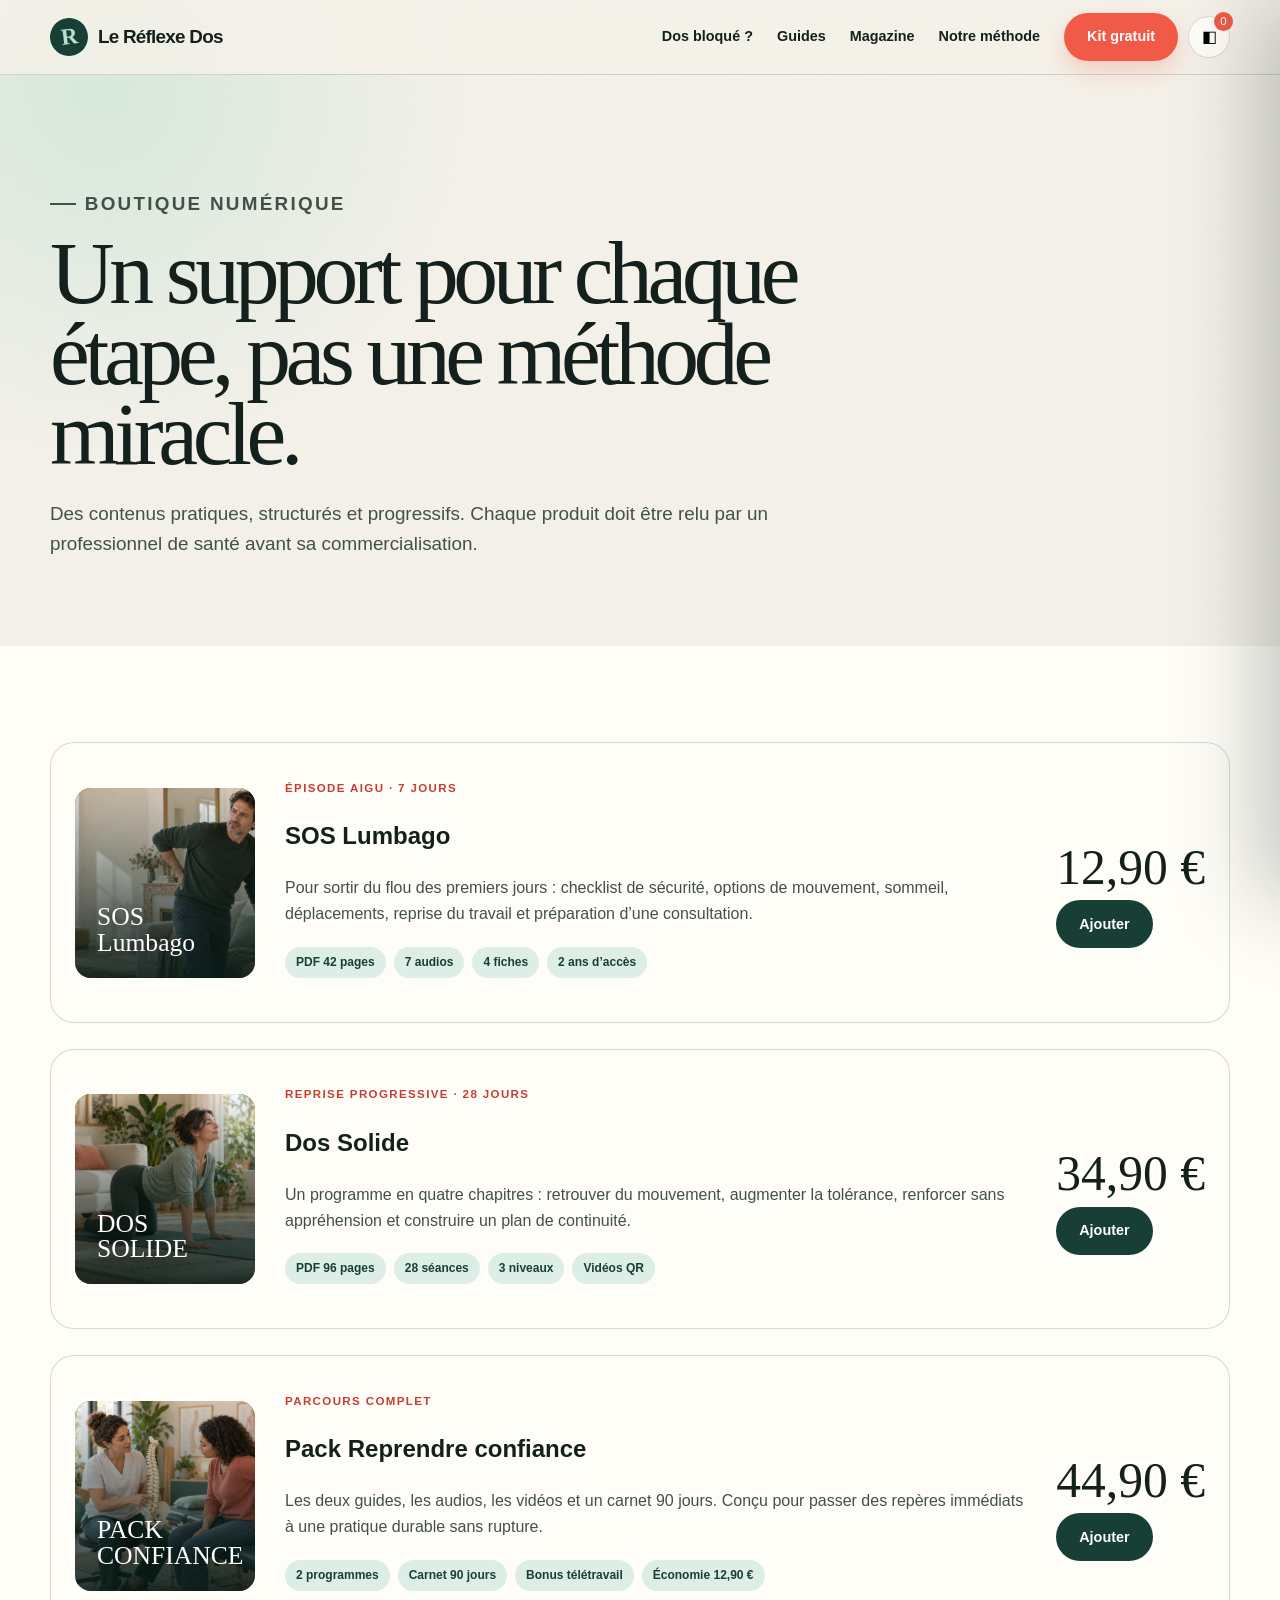
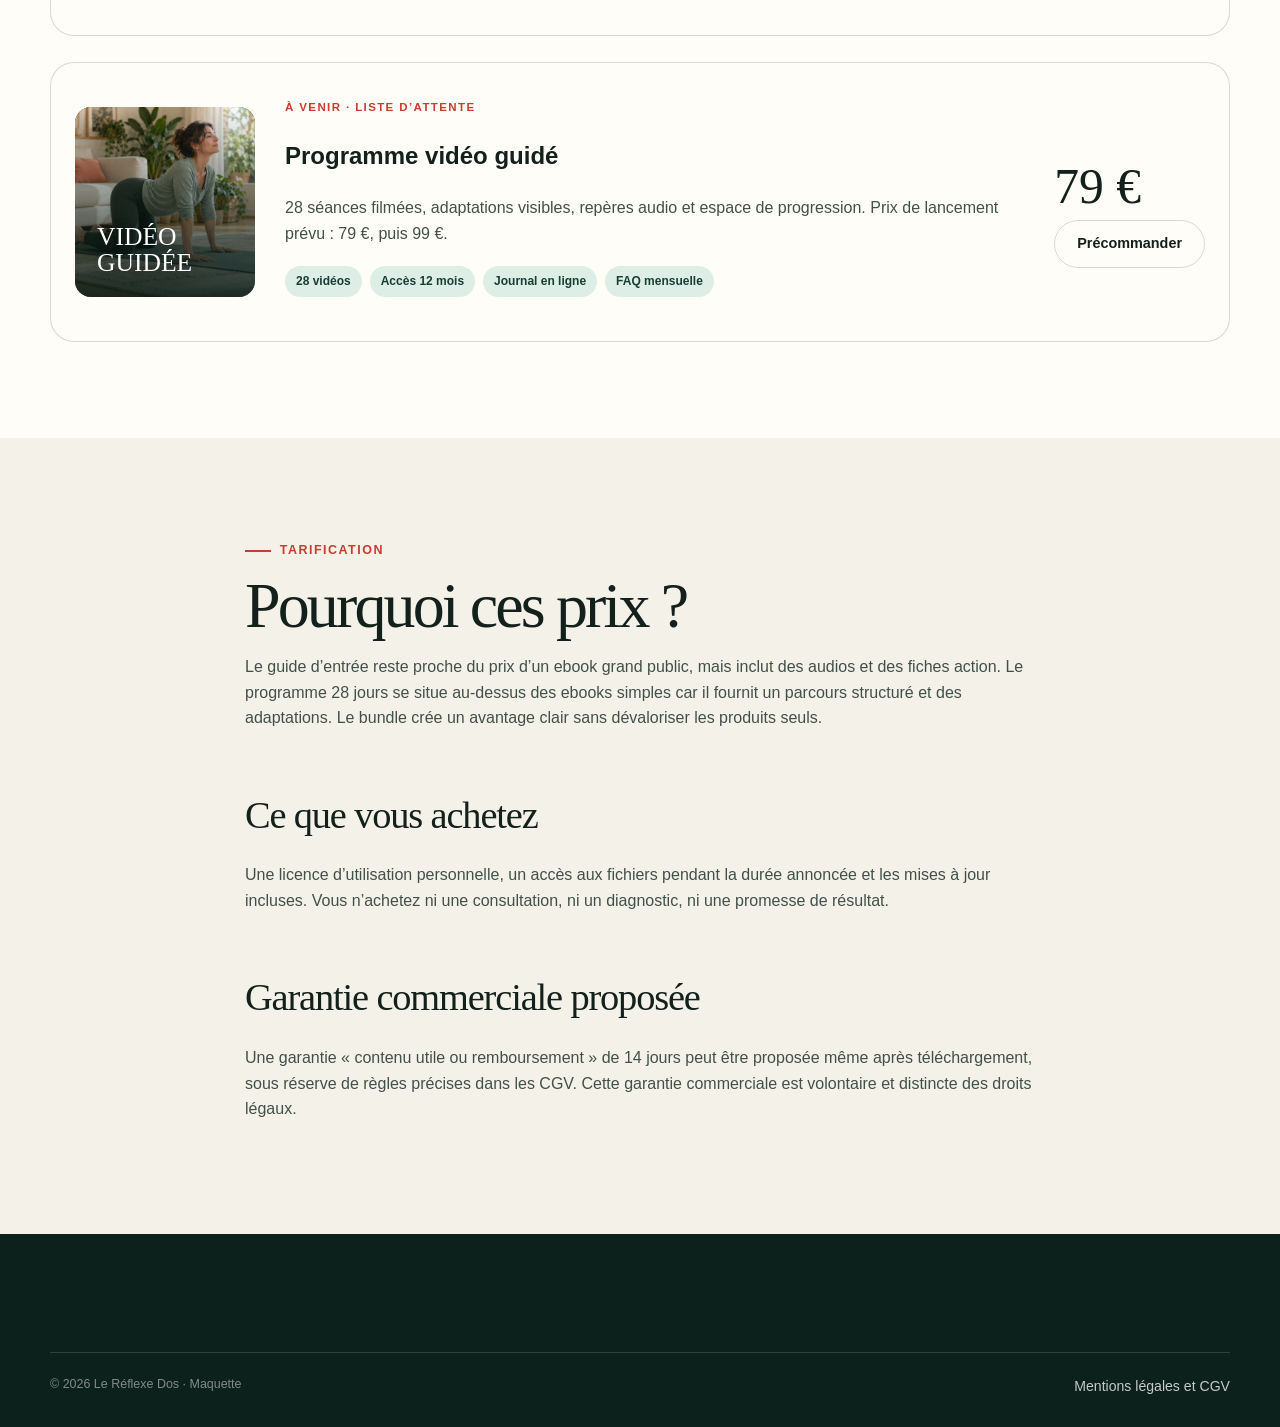
<file: boutique.html>
<!doctype html><html lang="fr"><head><meta charset="utf-8"><meta name="viewport" content="width=device-width,initial-scale=1"><title>Guides et programmes — Le Réflexe Dos</title><meta name="description" content="Guides pratiques et programmes progressifs du Réflexe Dos."><link rel="icon" href="assets/favicon.svg"><link rel="stylesheet" href="assets/styles.css?v=20261004-3"><script defer src="assets/app.js"></script></head>
<body>
  <header class="site-header"><nav class="nav wrap"><a class="brand" href="index.html"><span class="brand__mark">R</span><span>Le Réflexe Dos</span></a><div class="nav__links" data-nav-links><a href="index.html#urgence">Dos bloqué ?</a><a href="boutique.html">Guides</a><a href="magazine.html">Magazine</a><a href="a-propos.html">Notre méthode</a></div><button class="menu-btn" data-menu>☰</button><div class="nav__actions"><a class="btn btn--primary" href="index.html#kit-gratuit">Kit gratuit</a><button class="cart-btn" data-cart-open>◧<span class="cart-count" data-cart-count>0</span></button></div></nav></header>
  <main>
    <section class="page-hero"><div class="wrap"><p class="eyebrow">Boutique numérique</p><h1>Un support pour chaque étape, pas une méthode miracle.</h1><p>Des contenus pratiques, structurés et progressifs. Chaque produit doit être relu par un professionnel de santé avant sa commercialisation.</p></div></section>
    <section class="section section--white"><div class="wrap catalog-list">
      <article class="catalog-item"><div class="catalog-thumb"><img src="assets/images/douleur-dos-hero.webp" alt="" width="1536" height="1024" loading="lazy"><span>SOS<br>Lumbago</span></div><div><p class="product-card__format">Épisode aigu · 7 jours</p><h2>SOS Lumbago</h2><p class="muted">Pour sortir du flou des premiers jours : checklist de sécurité, options de mouvement, sommeil, déplacements, reprise du travail et préparation d’une consultation.</p><div class="tag-list"><span class="tag">PDF 42 pages</span><span class="tag">7 audios</span><span class="tag">4 fiches</span><span class="tag">2 ans d’accès</span></div></div><div><div class="price"><strong>12,90 €</strong></div><button class="btn btn--dark" data-add="sos">Ajouter</button></div></article>
      <article class="catalog-item"><div class="catalog-thumb"><img src="assets/images/exercice-mobilite.webp" alt="" width="1536" height="1024" loading="lazy"><span>DOS<br>SOLIDE</span></div><div><p class="product-card__format">Reprise progressive · 28 jours</p><h2>Dos Solide</h2><p class="muted">Un programme en quatre chapitres : retrouver du mouvement, augmenter la tolérance, renforcer sans appréhension et construire un plan de continuité.</p><div class="tag-list"><span class="tag">PDF 96 pages</span><span class="tag">28 séances</span><span class="tag">3 niveaux</span><span class="tag">Vidéos QR</span></div></div><div><div class="price"><strong>34,90 €</strong></div><button class="btn btn--dark" data-add="solide">Ajouter</button></div></article>
      <article class="catalog-item"><div class="catalog-thumb"><img src="assets/images/consultation-kine.webp" alt="" width="1536" height="1024" loading="lazy"><span>PACK<br>CONFIANCE</span></div><div><p class="product-card__format">Parcours complet</p><h2>Pack Reprendre confiance</h2><p class="muted">Les deux guides, les audios, les vidéos et un carnet 90 jours. Conçu pour passer des repères immédiats à une pratique durable sans rupture.</p><div class="tag-list"><span class="tag">2 programmes</span><span class="tag">Carnet 90 jours</span><span class="tag">Bonus télétravail</span><span class="tag">Économie 12,90 €</span></div></div><div><div class="price"><strong>44,90 €</strong></div><button class="btn btn--dark" data-add="bundle">Ajouter</button></div></article>
      <article class="catalog-item"><div class="catalog-thumb"><img src="assets/images/exercice-mobilite.webp" alt="" width="1536" height="1024" loading="lazy"><span>VIDÉO<br>GUIDÉE</span></div><div><p class="product-card__format">À venir · liste d’attente</p><h2>Programme vidéo guidé</h2><p class="muted">28 séances filmées, adaptations visibles, repères audio et espace de progression. Prix de lancement prévu : 79 €, puis 99 €.</p><div class="tag-list"><span class="tag">28 vidéos</span><span class="tag">Accès 12 mois</span><span class="tag">Journal en ligne</span><span class="tag">FAQ mensuelle</span></div></div><div><div class="price"><strong>79 €</strong></div><button class="btn btn--ghost" data-add="video">Précommander</button></div></article>
    </div></section>
    <section class="section"><div class="narrow"><p class="eyebrow">Tarification</p><h2 class="section-title">Pourquoi ces prix ?</h2><div class="prose"><p>Le guide d’entrée reste proche du prix d’un ebook grand public, mais inclut des audios et des fiches action. Le programme 28 jours se situe au-dessus des ebooks simples car il fournit un parcours structuré et des adaptations. Le bundle crée un avantage clair sans dévaloriser les produits seuls.</p><h2>Ce que vous achetez</h2><p>Une licence d’utilisation personnelle, un accès aux fichiers pendant la durée annoncée et les mises à jour incluses. Vous n’achetez ni une consultation, ni un diagnostic, ni une promesse de résultat.</p><h2>Garantie commerciale proposée</h2><p>Une garantie « contenu utile ou remboursement » de 14 jours peut être proposée même après téléchargement, sous réserve de règles précises dans les CGV. Cette garantie commerciale est volontaire et distincte des droits légaux.</p></div></div></section>
  </main>
  <footer class="site-footer"><div class="footer-bottom wrap"><span>© 2026 Le Réflexe Dos · Maquette</span><a href="mentions-legales.html">Mentions légales et CGV</a></div></footer>
  <aside class="cart-panel" data-cart-panel><div class="cart-panel__head"><h2>Votre panier</h2><button class="icon-btn" data-cart-close>×</button></div><div class="cart-items" data-cart-items></div><div class="cart-total"><span>Total</span><span data-cart-total></span></div><button class="btn btn--primary btn--block" data-checkout>Passer au paiement</button></aside><div class="backdrop" data-backdrop></div><div class="toast" data-toast></div>
</body></html>
</file>
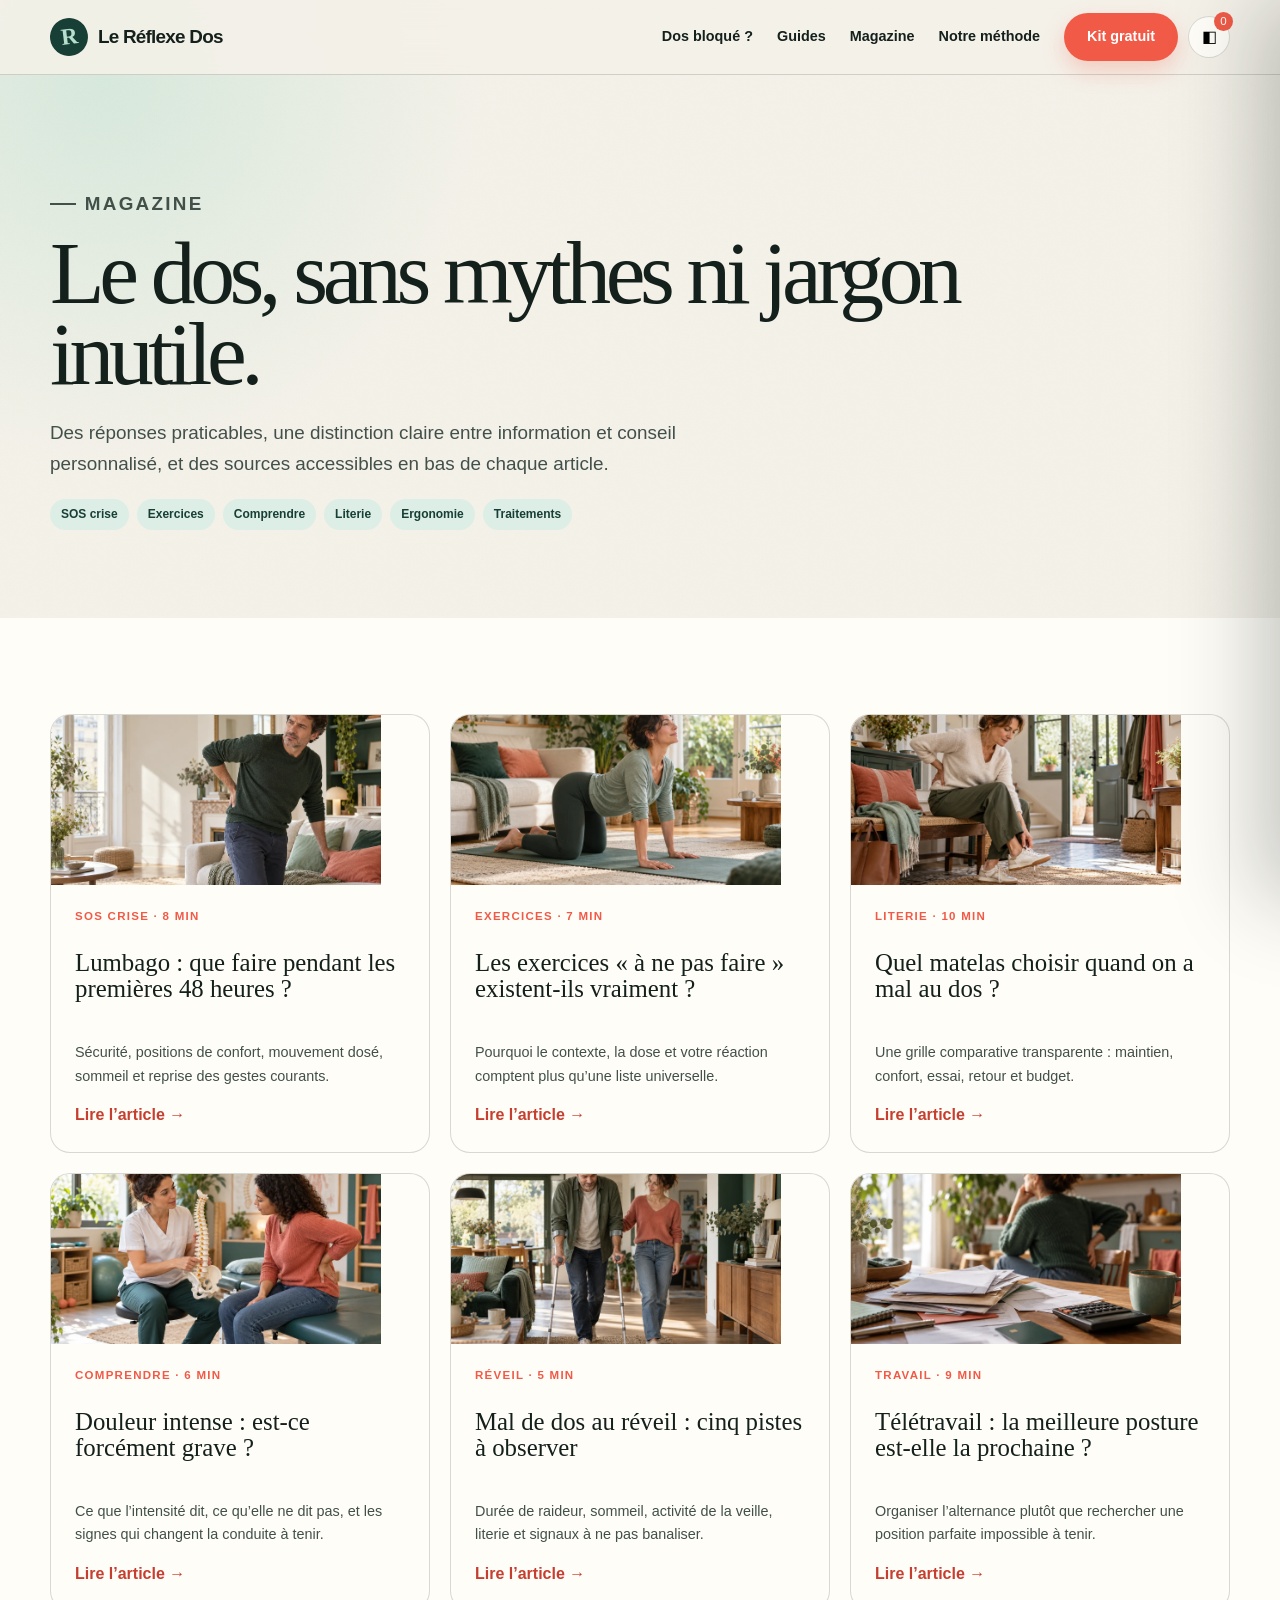
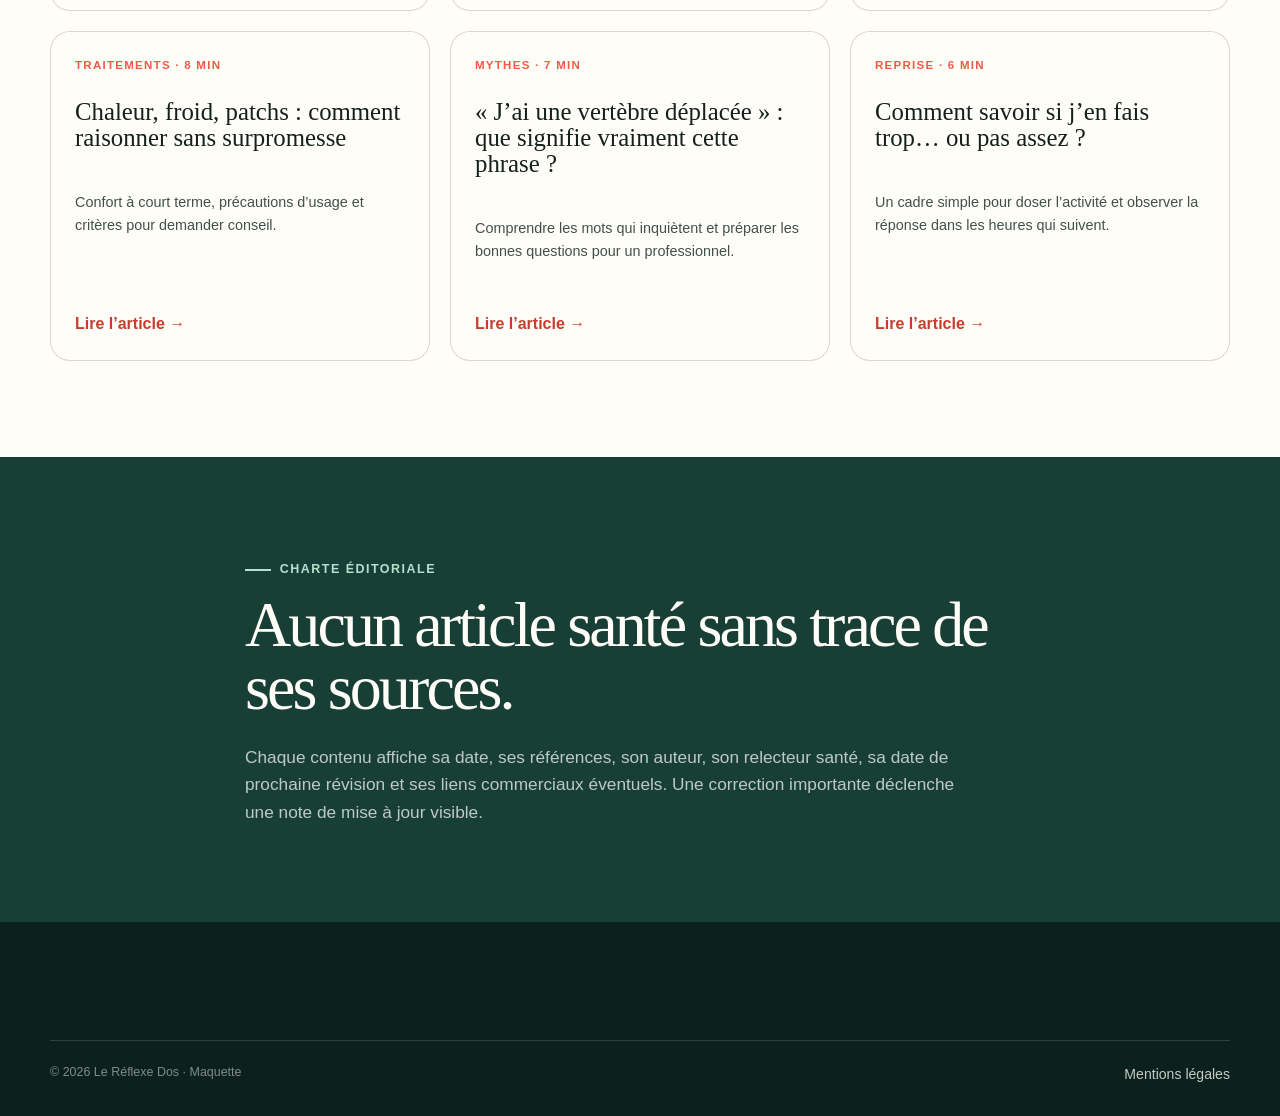
<file: magazine.html>
<!doctype html><html lang="fr"><head><meta charset="utf-8"><meta name="viewport" content="width=device-width,initial-scale=1"><title>Magazine — Le Réflexe Dos</title><meta name="description" content="Articles sourcés sur la lombalgie, le mouvement, la literie et l’ergonomie."><link rel="icon" href="assets/favicon.svg"><link rel="stylesheet" href="assets/styles.css?v=20261004-3"><script defer src="assets/app.js"></script></head>
<body>
  <header class="site-header"><nav class="nav wrap"><a class="brand" href="index.html"><span class="brand__mark">R</span><span>Le Réflexe Dos</span></a><div class="nav__links" data-nav-links><a href="index.html#urgence">Dos bloqué ?</a><a href="boutique.html">Guides</a><a href="magazine.html">Magazine</a><a href="a-propos.html">Notre méthode</a></div><button class="menu-btn" data-menu>☰</button><div class="nav__actions"><a class="btn btn--primary" href="index.html#kit-gratuit">Kit gratuit</a><button class="cart-btn" data-cart-open>◧<span class="cart-count" data-cart-count>0</span></button></div></nav></header>
  <main>
    <section class="page-hero"><div class="wrap"><p class="eyebrow">Magazine</p><h1>Le dos, sans mythes ni jargon inutile.</h1><p>Des réponses praticables, une distinction claire entre information et conseil personnalisé, et des sources accessibles en bas de chaque article.</p><div class="tag-list"><span class="tag">SOS crise</span><span class="tag">Exercices</span><span class="tag">Comprendre</span><span class="tag">Literie</span><span class="tag">Ergonomie</span><span class="tag">Traitements</span></div></div></section>
    <section class="section section--white"><div class="wrap article-list">
      <a class="mini-article" id="bouger" href="#"><img class="mini-article__image" src="assets/images/douleur-dos-hero.webp" alt="Douleur lombaire soudaine à domicile" width="1536" height="1024" loading="lazy"><span class="article-card__cat">SOS crise · 8 min</span><h3>Lumbago : que faire pendant les premières 48 heures ?</h3><p>Sécurité, positions de confort, mouvement dosé, sommeil et reprise des gestes courants.</p><span class="link-arrow">Lire l’article →</span></a>
      <a class="mini-article" id="exercices" href="#"><img class="mini-article__image" src="assets/images/exercice-mobilite.webp" alt="Exercice doux de mobilité du dos" width="1536" height="1024" loading="lazy"><span class="article-card__cat">Exercices · 7 min</span><h3>Les exercices « à ne pas faire » existent-ils vraiment ?</h3><p>Pourquoi le contexte, la dose et votre réaction comptent plus qu’une liste universelle.</p><span class="link-arrow">Lire l’article →</span></a>
      <a class="mini-article" id="literie" href="#"><img class="mini-article__image" src="assets/images/quotidien-chaussures.webp" alt="Geste du quotidien adapté à cause d’une lombalgie" width="1536" height="1024" loading="lazy"><span class="article-card__cat">Literie · 10 min</span><h3>Quel matelas choisir quand on a mal au dos ?</h3><p>Une grille comparative transparente : maintien, confort, essai, retour et budget.</p><span class="link-arrow">Lire l’article →</span></a>
      <a class="mini-article" href="#"><img class="mini-article__image" src="assets/images/consultation-kine.webp" alt="Consultation avec une professionnelle de santé" width="1536" height="1024" loading="lazy"><span class="article-card__cat">Comprendre · 6 min</span><h3>Douleur intense : est-ce forcément grave ?</h3><p>Ce que l’intensité dit, ce qu’elle ne dit pas, et les signes qui changent la conduite à tenir.</p><span class="link-arrow">Lire l’article →</span></a>
      <a class="mini-article" href="#"><img class="mini-article__image" src="assets/images/bequilles-mobilite.webp" alt="Mobilité temporairement réduite avec des béquilles" width="1536" height="1024" loading="lazy"><span class="article-card__cat">Réveil · 5 min</span><h3>Mal de dos au réveil : cinq pistes à observer</h3><p>Durée de raideur, sommeil, activité de la veille, literie et signaux à ne pas banaliser.</p><span class="link-arrow">Lire l’article →</span></a>
      <a class="mini-article" href="#"><img class="mini-article__image" src="assets/images/factures-pression.webp" alt="Factures et charge mentale associées à un épisode douloureux" width="1536" height="1024" loading="lazy"><span class="article-card__cat">Travail · 9 min</span><h3>Télétravail : la meilleure posture est-elle la prochaine ?</h3><p>Organiser l’alternance plutôt que rechercher une position parfaite impossible à tenir.</p><span class="link-arrow">Lire l’article →</span></a>
      <a class="mini-article" href="#"><span class="article-card__cat">Traitements · 8 min</span><h3>Chaleur, froid, patchs : comment raisonner sans surpromesse</h3><p>Confort à court terme, précautions d’usage et critères pour demander conseil.</p><span class="link-arrow">Lire l’article →</span></a>
      <a class="mini-article" href="#"><span class="article-card__cat">Mythes · 7 min</span><h3>« J’ai une vertèbre déplacée » : que signifie vraiment cette phrase ?</h3><p>Comprendre les mots qui inquiètent et préparer les bonnes questions pour un professionnel.</p><span class="link-arrow">Lire l’article →</span></a>
      <a class="mini-article" href="#"><span class="article-card__cat">Reprise · 6 min</span><h3>Comment savoir si j’en fais trop… ou pas assez ?</h3><p>Un cadre simple pour doser l’activité et observer la réponse dans les heures qui suivent.</p><span class="link-arrow">Lire l’article →</span></a>
    </div></section>
    <section class="section section--dark"><div class="narrow"><p class="eyebrow" style="color:var(--mint)">Charte éditoriale</p><h2 class="section-title">Aucun article santé sans trace de ses sources.</h2><p class="section-intro">Chaque contenu affiche sa date, ses références, son auteur, son relecteur santé, sa date de prochaine révision et ses liens commerciaux éventuels. Une correction importante déclenche une note de mise à jour visible.</p></div></section>
  </main>
  <footer class="site-footer"><div class="footer-bottom wrap"><span>© 2026 Le Réflexe Dos · Maquette</span><a href="mentions-legales.html">Mentions légales</a></div></footer>
  <aside class="cart-panel" data-cart-panel><div class="cart-panel__head"><h2>Votre panier</h2><button class="icon-btn" data-cart-close>×</button></div><div class="cart-items" data-cart-items></div><div class="cart-total"><span>Total</span><span data-cart-total></span></div><button class="btn btn--primary btn--block" data-checkout>Passer au paiement</button></aside><div class="backdrop" data-backdrop></div><div class="toast" data-toast></div>
</body></html>
</file>
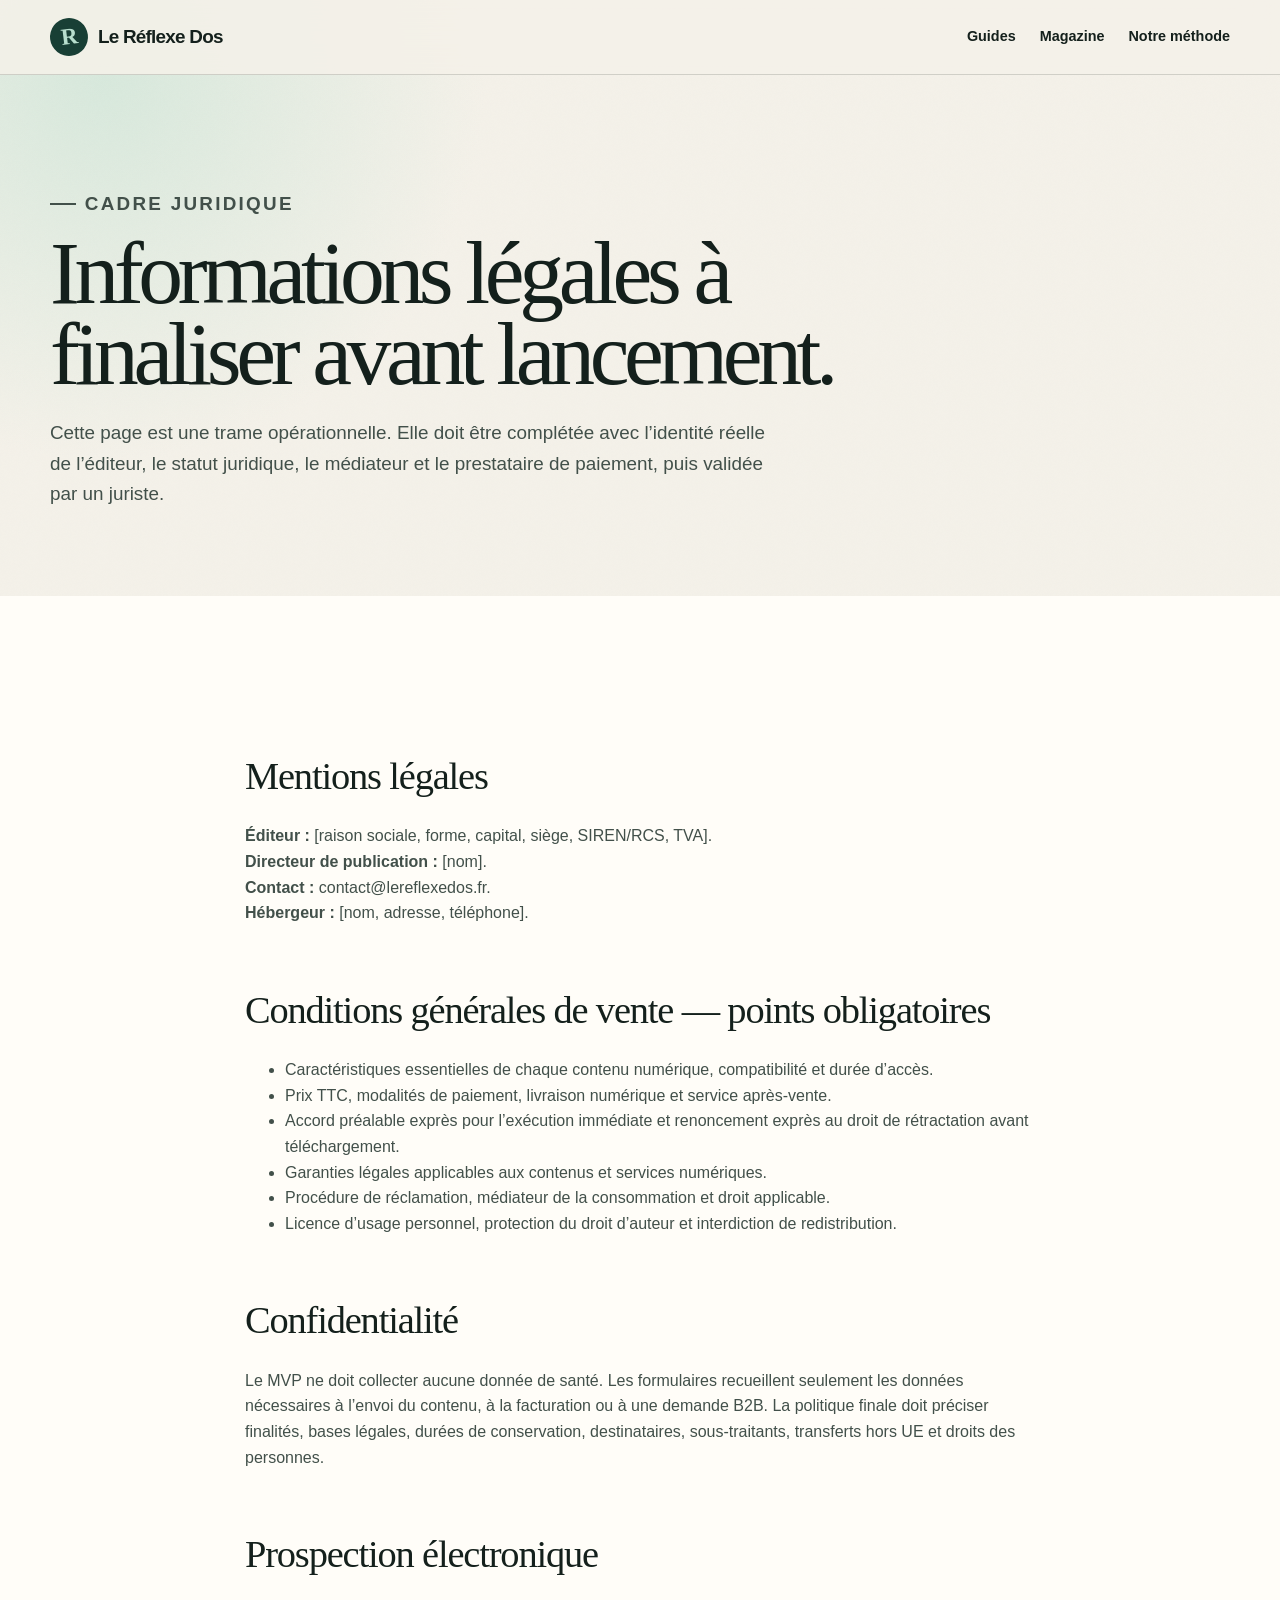
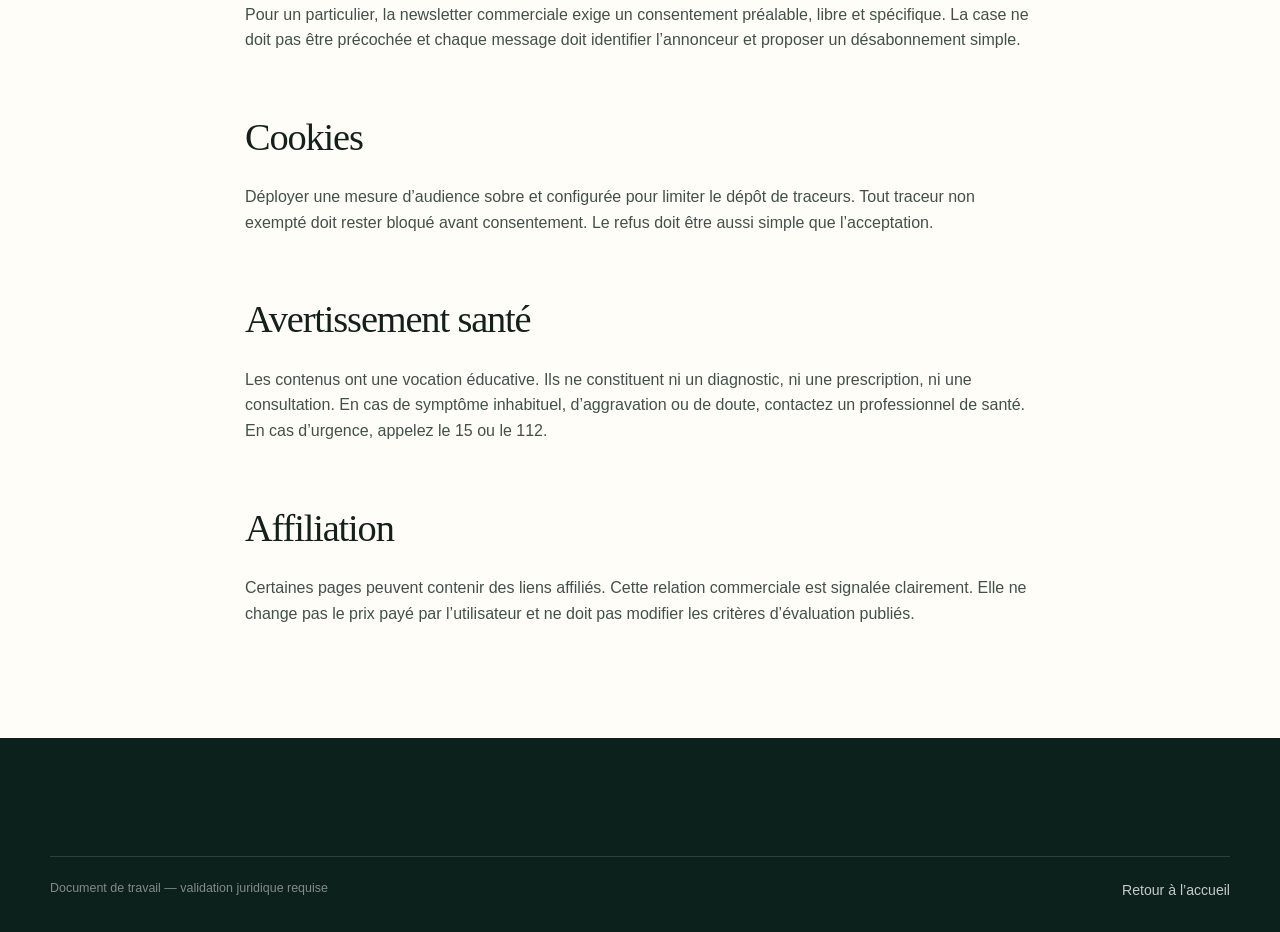
<file: mentions-legales.html>
<!doctype html><html lang="fr"><head><meta charset="utf-8"><meta name="viewport" content="width=device-width,initial-scale=1"><title>Informations légales — Le Réflexe Dos</title><link rel="icon" href="assets/favicon.svg"><link rel="stylesheet" href="assets/styles.css?v=20261004-3"></head>
<body><header class="site-header"><nav class="nav wrap"><a class="brand" href="index.html"><span class="brand__mark">R</span><span>Le Réflexe Dos</span></a><div class="nav__links"><a href="boutique.html">Guides</a><a href="magazine.html">Magazine</a><a href="a-propos.html">Notre méthode</a></div></nav></header>
<main><section class="page-hero"><div class="wrap"><p class="eyebrow">Cadre juridique</p><h1>Informations légales à finaliser avant lancement.</h1><p>Cette page est une trame opérationnelle. Elle doit être complétée avec l’identité réelle de l’éditeur, le statut juridique, le médiateur et le prestataire de paiement, puis validée par un juriste.</p></div></section><section class="section section--white"><div class="narrow prose"><h2>Mentions légales</h2><p><strong>Éditeur :</strong> [raison sociale, forme, capital, siège, SIREN/RCS, TVA].<br><strong>Directeur de publication :</strong> [nom].<br><strong>Contact :</strong> contact@lereflexedos.fr.<br><strong>Hébergeur :</strong> [nom, adresse, téléphone].</p><h2 id="cgv">Conditions générales de vente — points obligatoires</h2><ul><li>Caractéristiques essentielles de chaque contenu numérique, compatibilité et durée d’accès.</li><li>Prix TTC, modalités de paiement, livraison numérique et service après-vente.</li><li>Accord préalable exprès pour l’exécution immédiate et renoncement exprès au droit de rétractation avant téléchargement.</li><li>Garanties légales applicables aux contenus et services numériques.</li><li>Procédure de réclamation, médiateur de la consommation et droit applicable.</li><li>Licence d’usage personnel, protection du droit d’auteur et interdiction de redistribution.</li></ul><h2 id="confidentialite">Confidentialité</h2><p>Le MVP ne doit collecter aucune donnée de santé. Les formulaires recueillent seulement les données nécessaires à l’envoi du contenu, à la facturation ou à une demande B2B. La politique finale doit préciser finalités, bases légales, durées de conservation, destinataires, sous-traitants, transferts hors UE et droits des personnes.</p><h2>Prospection électronique</h2><p>Pour un particulier, la newsletter commerciale exige un consentement préalable, libre et spécifique. La case ne doit pas être précochée et chaque message doit identifier l’annonceur et proposer un désabonnement simple.</p><h2>Cookies</h2><p>Déployer une mesure d’audience sobre et configurée pour limiter le dépôt de traceurs. Tout traceur non exempté doit rester bloqué avant consentement. Le refus doit être aussi simple que l’acceptation.</p><h2>Avertissement santé</h2><p>Les contenus ont une vocation éducative. Ils ne constituent ni un diagnostic, ni une prescription, ni une consultation. En cas de symptôme inhabituel, d’aggravation ou de doute, contactez un professionnel de santé. En cas d’urgence, appelez le 15 ou le 112.</p><h2>Affiliation</h2><p>Certaines pages peuvent contenir des liens affiliés. Cette relation commerciale est signalée clairement. Elle ne change pas le prix payé par l’utilisateur et ne doit pas modifier les critères d’évaluation publiés.</p></div></section></main><footer class="site-footer"><div class="footer-bottom wrap"><span>Document de travail — validation juridique requise</span><a href="index.html">Retour à l’accueil</a></div></footer></body></html>
</file>
<file: assets/styles.css>
:root {
  --paper: #f4f1e9;
  --paper-2: #eae5d9;
  --ink: #14201c;
  --ink-soft: #42504a;
  --pine: #183f35;
  --pine-2: #265b4d;
  --mint: #b8dfce;
  --mint-soft: #dceee6;
  --coral: #f05a47;
  --coral-dark: #c53e2f;
  --sun: #f3c969;
  --white: #fffdf8;
  --line: rgba(20, 32, 28, 0.16);
  --shadow: 0 24px 60px rgba(24, 63, 53, 0.13);
  --shadow-sm: 0 10px 30px rgba(24, 63, 53, 0.09);
  --radius: 28px;
  --wrap: 1180px;
}
* { box-sizing: border-box; }
html { scroll-behavior: smooth; }
body {
  margin: 0;
  color: var(--ink);
  background: radial-gradient(circle at 8% 3%, rgba(184, 223, 206, .48), transparent 24rem), var(--paper);
  font-family: "Aptos", "Segoe UI", sans-serif;
  line-height: 1.6;
}
body::before {
  content: "";
  position: fixed;
  inset: 0;
  z-index: -1;
  pointer-events: none;
  opacity: .22;
  background-image: url("data:image/svg+xml,%3Csvg xmlns='http://www.w3.org/2000/svg' width='70' height='70' viewBox='0 0 70 70'%3E%3Cfilter id='n'%3E%3CfeTurbulence baseFrequency='.55' numOctaves='2' stitchTiles='stitch'/%3E%3C/filter%3E%3Crect width='100%25' height='100%25' filter='url(%23n)' opacity='.08'/%3E%3C/svg%3E");
}
img, svg { display: block; max-width: 100%; }
a { color: inherit; }
button, input, textarea, select { font: inherit; }
button { cursor: pointer; }
.skip-link { position: absolute; left: -999px; top: 0; }
.skip-link:focus { left: 1rem; top: 1rem; z-index: 100; background: var(--white); padding: .7rem 1rem; }
.wrap { width: min(calc(100% - 40px), var(--wrap)); margin-inline: auto; }
.narrow { width: min(calc(100% - 40px), 790px); margin-inline: auto; }
.section { padding: 96px 0; position: relative; }
.section--tight { padding: 64px 0; }
.section--dark { background: var(--pine); color: var(--white); }
.section--white { background: var(--white); }
.section--tint { background: var(--mint-soft); }
.eyebrow { display: inline-flex; align-items: center; gap: .55rem; margin: 0 0 14px; color: var(--coral-dark); font-size: .78rem; font-weight: 850; letter-spacing: .12em; text-transform: uppercase; }
.eyebrow::before { content: ""; width: 26px; height: 2px; background: currentColor; }
.section-title, .display { margin: 0; font-family: Georgia, "Times New Roman", serif; font-weight: 500; letter-spacing: -.045em; line-height: .98; }
.section-title { font-size: clamp(2.25rem, 5vw, 4.65rem); max-width: 850px; }
.section-intro { margin: 24px 0 0; max-width: 720px; color: var(--ink-soft); font-size: 1.08rem; }
.section--dark .section-intro { color: rgba(255,255,255,.72); }
.kicker { font-size: 1.1rem; font-weight: 750; }
.muted { color: var(--ink-soft); }
.small { font-size: .88rem; }

.site-header { position: sticky; top: 0; z-index: 50; background: rgba(244, 241, 233, .88); border-bottom: 1px solid var(--line); backdrop-filter: blur(18px); }
.nav { min-height: 74px; display: flex; align-items: center; gap: 24px; }
.brand { display: inline-flex; align-items: center; gap: 10px; text-decoration: none; font-weight: 900; letter-spacing: -.04em; font-size: 1.18rem; }
.brand__mark { width: 38px; aspect-ratio: 1; display: grid; place-items: center; border-radius: 50%; background: var(--pine); color: var(--mint); font-family: Georgia, serif; font-size: 1.45rem; transform: rotate(-7deg); }
.nav__links { display: flex; align-items: center; gap: 24px; margin-left: auto; }
.nav__links a { text-decoration: none; font-size: .9rem; font-weight: 700; }
.nav__links a:hover { color: var(--coral-dark); }
.nav__actions { display: flex; align-items: center; gap: 10px; }
.menu-btn { display: none; border: 0; background: transparent; padding: 8px; }
.cart-btn { position: relative; display: grid; place-items: center; width: 42px; height: 42px; border: 1px solid var(--line); border-radius: 50%; background: var(--white); }
.cart-count { position: absolute; right: -4px; top: -5px; min-width: 19px; height: 19px; padding: 0 5px; border-radius: 10px; background: var(--coral); color: white; font-size: .72rem; display: grid; place-items: center; }
.btn { display: inline-flex; justify-content: center; align-items: center; gap: 9px; min-height: 48px; padding: 0 22px; border: 1px solid transparent; border-radius: 999px; text-decoration: none; font-size: .9rem; font-weight: 850; transition: transform .2s ease, background .2s ease, box-shadow .2s ease; }
.btn:hover { transform: translateY(-2px); }
.btn--primary { background: var(--coral); color: white; box-shadow: 0 10px 22px rgba(240, 90, 71, .25); }
.btn--primary:hover { background: var(--coral-dark); }
.btn--dark { background: var(--pine); color: white; }
.btn--light { background: var(--white); color: var(--pine); }
.btn--ghost { border-color: var(--line); background: transparent; color: var(--ink); }
.btn--block { width: 100%; }
.link-arrow { color: var(--coral-dark); font-weight: 850; text-decoration-thickness: 2px; text-underline-offset: 4px; }

.hero { min-height: 760px; overflow: hidden; }
.hero__grid { display: grid; grid-template-columns: 1.05fr .95fr; gap: 56px; align-items: center; padding: 78px 0 88px; }
.hero__copy { position: relative; z-index: 2; }
.hero h1 { margin: 0; max-width: 750px; font-family: Georgia, "Times New Roman", serif; font-size: clamp(3.4rem, 7.6vw, 7.4rem); line-height: .86; font-weight: 500; letter-spacing: -.065em; }
.hero h1 em { display: block; color: var(--coral); font-style: normal; }
.hero__lead { max-width: 610px; margin: 28px 0; font-size: clamp(1.05rem, 1.8vw, 1.28rem); color: var(--ink-soft); }
.hero__actions { display: flex; flex-wrap: wrap; gap: 12px; }
.hero__proof { display: flex; flex-wrap: wrap; gap: 18px; margin-top: 30px; font-size: .84rem; font-weight: 750; }
.hero__proof span { display: inline-flex; gap: 7px; align-items: center; }
.hero__proof span::before { content: "✓"; display: grid; place-items: center; width: 20px; height: 20px; border-radius: 50%; background: var(--mint); color: var(--pine); }
.hero__visual { position: relative; min-height: 570px; }
.hero__halo { position: absolute; width: 580px; height: 580px; right: -90px; top: -15px; border-radius: 50%; background: var(--mint); }
.hero__line { position: absolute; inset: 35px 0 auto 35px; width: 90%; opacity: .55; }
.guide-cover { position: absolute; width: min(390px, 76%); min-height: 505px; right: 25px; top: 40px; padding: 34px; border-radius: 8px 22px 22px 8px; color: white; background: linear-gradient(180deg, rgba(9,35,29,.18) 0%, rgba(9,35,29,.68) 52%, rgba(9,35,29,.97) 100%), url("images/couverture-praticien-patiente.webp") center / cover; box-shadow: 24px 34px 60px rgba(20, 32, 28, .25); transform: rotate(3deg); overflow: hidden; }
.guide-cover::before { content: ""; position: absolute; inset: 0; background: linear-gradient(135deg, rgba(184,223,206,.18), transparent 45%); }
.guide-cover::after { content: ""; position: absolute; inset: 0 auto 0 18px; width: 2px; background: rgba(255,255,255,.16); box-shadow: 5px 0 rgba(0,0,0,.1); }
.guide-cover > * { position: relative; z-index: 2; }
.guide-cover__tag { display: inline-flex; padding: 7px 10px; border-radius: 999px; background: rgba(9,35,29,.76); font-size: .69rem; letter-spacing: .15em; text-transform: uppercase; color: var(--mint); font-weight: 900; }
.guide-cover h2 { margin: 46px 0 16px; text-shadow: 0 3px 24px rgba(0,0,0,.42); font-family: Georgia, serif; font-size: clamp(2.5rem, 5vw, 4.1rem); line-height: .9; letter-spacing: -.045em; }
.guide-cover p { max-width: 270px; color: rgba(255,255,255,.88); text-shadow: 0 2px 14px rgba(0,0,0,.55); }
.guide-cover__days { position: absolute; bottom: 30px; left: 34px; right: 30px; display: flex; justify-content: space-between; border-top: 1px solid rgba(255,255,255,.25); padding-top: 18px; font-size: .74rem; font-weight: 800; letter-spacing: .08em; }
.float-card { position: absolute; z-index: 3; background: var(--white); border: 1px solid var(--line); box-shadow: var(--shadow-sm); border-radius: 18px; padding: 15px 18px; font-weight: 800; }
.float-card--one { left: 5px; top: 110px; transform: rotate(-5deg); }
.float-card--two { right: -5px; bottom: 38px; transform: rotate(4deg); }
.float-card small { display: block; color: var(--ink-soft); font-weight: 600; }
.alert-strip { background: var(--sun); border-block: 1px solid rgba(20,32,28,.16); }
.alert-strip__inner { min-height: 60px; display: flex; justify-content: center; align-items: center; gap: 16px; text-align: center; font-size: .9rem; }
.alert-strip a { font-weight: 850; }

.principles { display: grid; grid-template-columns: repeat(3, 1fr); gap: 1px; margin-top: 54px; border: 1px solid var(--line); background: var(--line); border-radius: var(--radius); overflow: hidden; }
.principle { padding: 34px; background: var(--white); }
.principle__num { color: var(--coral); font-family: Georgia, serif; font-size: 2.2rem; }
.principle h3 { margin: 42px 0 10px; font-family: Georgia, serif; font-size: 1.65rem; }
.principle p { margin: 0; color: var(--ink-soft); }
.impact-head { display: grid; grid-template-columns: 1fr .68fr; gap: 48px; align-items: end; margin-bottom: 44px; }
.impact-head p { margin: 0; color: var(--ink-soft); font-size: 1.05rem; }
.impact-grid { display: grid; grid-template-columns: 1.15fr .85fr; grid-template-rows: repeat(2, minmax(260px, 1fr)); gap: 20px; }
.impact-card { position: relative; min-height: 300px; overflow: hidden; border-radius: var(--radius); background: var(--pine); color: white; }
.impact-card--large { grid-row: 1 / span 2; min-height: 620px; }
.impact-card img { width: 100%; height: 100%; object-fit: cover; transition: transform .6s ease; }
.impact-card:hover img { transform: scale(1.025); }
.impact-card::after { content: ""; position: absolute; inset: 0; background: linear-gradient(180deg, transparent 35%, rgba(8,26,21,.86) 100%); }
.impact-card__copy { position: absolute; z-index: 2; inset: auto 28px 26px; }
.impact-card__copy span { color: var(--mint); font-size: .72rem; font-weight: 900; letter-spacing: .11em; text-transform: uppercase; }
.impact-card__copy h3 { margin: 7px 0 4px; max-width: 480px; font-family: Georgia, serif; font-size: clamp(1.55rem, 3vw, 2.65rem); line-height: 1; font-weight: 500; }
.impact-card__copy p { margin: 8px 0 0; max-width: 520px; color: rgba(255,255,255,.76); font-size: .9rem; }
.photo-split { display: grid; grid-template-columns: 1.05fr .95fr; gap: 64px; align-items: center; }
.photo-frame { position: relative; margin: 0; overflow: hidden; min-height: 500px; border-radius: 34px; box-shadow: var(--shadow); }
.photo-frame img { position: absolute; inset: 0; width: 100%; height: 100%; object-fit: cover; }
.photo-frame figcaption { position: absolute; z-index: 2; inset: auto 18px 18px; width: fit-content; max-width: calc(100% - 36px); padding: 10px 14px; border-radius: 12px; background: rgba(255,253,248,.9); color: var(--ink-soft); font-size: .75rem; backdrop-filter: blur(10px); }
.photo-split__body h2 { font-family: Georgia, serif; font-size: clamp(2.5rem, 5vw, 4.8rem); line-height: .95; letter-spacing: -.045em; font-weight: 500; margin: 0; }
.photo-split__body p { color: var(--ink-soft); }
.stats { display: grid; grid-template-columns: 1.1fr repeat(3, 1fr); gap: 1px; background: rgba(255,255,255,.18); border-block: 1px solid rgba(255,255,255,.2); }
.stat { padding: 44px 30px; }
.stat strong { display: block; color: var(--mint); font-family: Georgia, serif; font-size: clamp(2.2rem, 4vw, 4.1rem); font-weight: 500; line-height: 1; }
.stat span { color: rgba(255,255,255,.68); font-size: .88rem; }
.stat--intro strong { color: white; font-size: clamp(1.6rem, 2.5vw, 2.6rem); }

.lead-card { display: grid; grid-template-columns: .9fr 1.1fr; overflow: hidden; background: var(--white); border: 1px solid var(--line); border-radius: 34px; box-shadow: var(--shadow); }
.lead-card__visual { min-height: 470px; background: var(--pine); padding: 52px; display: flex; align-items: end; position: relative; overflow: hidden; color: white; }
.lead-card__visual::before, .lead-card__visual::after { content: ""; position: absolute; border: 1px solid rgba(184,223,206,.5); border-radius: 50%; }
.lead-card__visual::before { width: 380px; height: 380px; right: -100px; top: -100px; }
.lead-card__visual::after { width: 240px; height: 240px; right: 15px; top: 15px; }
.lead-card__visual h3 { margin: 0; position: relative; z-index: 2; font-family: Georgia, serif; font-size: clamp(2.4rem, 4vw, 4.5rem); line-height: .94; font-weight: 500; }
.lead-card__body { padding: 58px; }
.check-list { list-style: none; padding: 0; margin: 26px 0; }
.check-list li { position: relative; padding: 9px 0 9px 34px; }
.check-list li::before { content: "✓"; position: absolute; left: 0; top: 9px; display: grid; place-items: center; width: 22px; height: 22px; border-radius: 50%; background: var(--mint); color: var(--pine); font-size: .75rem; font-weight: 900; }
.lead-form { display: grid; grid-template-columns: 1fr auto; gap: 10px; margin-top: 24px; }
.field { width: 100%; min-height: 50px; border: 1px solid var(--line); border-radius: 999px; background: var(--paper); padding: 0 18px; color: var(--ink); }
.field:focus { outline: 3px solid rgba(184,223,206,.75); border-color: var(--pine-2); }
.consent { display: flex; gap: 9px; margin-top: 13px; color: var(--ink-soft); font-size: .76rem; }
.consent input { margin-top: 4px; }

.offers-head { display: flex; justify-content: space-between; gap: 30px; align-items: end; margin-bottom: 44px; }
.product-grid { display: grid; grid-template-columns: repeat(3, 1fr); gap: 22px; }
.product-card { position: relative; display: flex; flex-direction: column; min-height: 550px; padding: 30px; border: 1px solid var(--line); border-radius: var(--radius); background: var(--white); overflow: hidden; }
.product-card--featured { background: var(--pine); color: white; transform: translateY(-14px); box-shadow: var(--shadow); }
.product-card__badge { position: absolute; right: 0; top: 0; padding: 8px 16px; border-radius: 0 0 0 15px; background: var(--sun); color: var(--ink); font-size: .72rem; font-weight: 900; letter-spacing: .07em; text-transform: uppercase; }
.product-card__format { color: var(--coral-dark); font-size: .72rem; font-weight: 900; letter-spacing: .12em; text-transform: uppercase; }
.product-card__photo { height: 168px; margin: -30px -30px 27px; overflow: hidden; }
.product-card__photo img { width: 100%; height: 100%; object-fit: cover; }
.product-card--featured .product-card__photo { opacity: .88; }
.product-card--featured .product-card__format { color: var(--mint); }
.product-card h3 { margin: 38px 0 10px; font-family: Georgia, serif; font-size: 2rem; line-height: 1; font-weight: 500; }
.product-card__desc { color: var(--ink-soft); }
.product-card--featured .product-card__desc { color: rgba(255,255,255,.68); }
.price { display: flex; align-items: end; gap: 5px; margin: 26px 0 8px; }
.price strong { font-family: Georgia, serif; font-size: 3.1rem; line-height: 1; font-weight: 500; }
.price span { margin-bottom: 5px; font-size: .82rem; color: var(--ink-soft); }
.product-card--featured .price span { color: rgba(255,255,255,.65); }
.product-card .check-list { flex: 1; font-size: .91rem; }
.product-card__note { margin: 12px 0 0; text-align: center; color: var(--ink-soft); font-size: .74rem; }
.product-card--featured .product-card__note { color: rgba(255,255,255,.6); }

.process { display: grid; grid-template-columns: repeat(4, 1fr); gap: 18px; margin-top: 48px; }
.step { padding: 28px; border-top: 2px solid var(--coral); background: rgba(255,255,255,.05); }
.step span { color: var(--mint); font-weight: 900; letter-spacing: .1em; }
.step h3 { margin: 42px 0 10px; font-family: Georgia, serif; font-size: 1.55rem; font-weight: 500; }
.step p { color: rgba(255,255,255,.68); font-size: .9rem; }
.process-media { display: grid; grid-template-columns: 1.15fr .85fr; gap: 26px; align-items: stretch; margin-top: 44px; }
.process-media__image { min-height: 420px; width: 100%; object-fit: cover; border-radius: var(--radius); }
.process-media__quote { display: flex; flex-direction: column; justify-content: end; padding: 36px; border: 1px solid rgba(255,255,255,.15); border-radius: var(--radius); background: rgba(255,255,255,.06); }
.process-media__quote strong { display: block; max-width: 420px; font-family: Georgia, serif; font-size: clamp(2rem, 4vw, 3.5rem); line-height: 1; font-weight: 500; }
.process-media__quote p { color: rgba(255,255,255,.68); }

.editorial-grid { display: grid; grid-template-columns: 1.25fr .75fr; gap: 24px; margin-top: 50px; }
.article-card { min-height: 410px; padding: 32px; border: 1px solid var(--line); border-radius: var(--radius); background: var(--white); display: flex; flex-direction: column; position: relative; overflow: hidden; text-decoration: none; }
.article-card--hero { grid-row: span 2; min-height: 640px; background: var(--pine); color: white; }
.article-card__image { position: absolute; inset: 0; width: 100%; height: 100%; object-fit: cover; }
.article-card__visual { position: absolute; inset: 0; background: linear-gradient(180deg, rgba(8,26,21,.03) 20%, rgba(8,26,21,.93) 100%); }
.article-card__content { position: relative; z-index: 2; margin-top: auto; }
.article-card__image ~ .article-card__content { color: white; }
.article-card__image ~ .article-card__content p { color: rgba(255,255,255,.78); }
.article-card__cat { color: var(--coral); font-size: .72rem; font-weight: 900; letter-spacing: .11em; text-transform: uppercase; }
.article-card--hero .article-card__cat { color: var(--mint); }
.article-card h3 { margin: 12px 0; font-family: Georgia, serif; font-size: clamp(1.7rem, 3vw, 3.25rem); line-height: 1; font-weight: 500; }
.article-card p { margin: 0; color: var(--ink-soft); }
.article-card--hero p { color: rgba(255,255,255,.7); }

.safety-grid { display: grid; grid-template-columns: .8fr 1.2fr; gap: 70px; align-items: start; }
.red-flags { display: grid; grid-template-columns: repeat(2, 1fr); gap: 12px; }
.flag { background: var(--white); border: 1px solid rgba(197,62,47,.25); border-left: 5px solid var(--coral); border-radius: 13px; padding: 18px; font-weight: 700; font-size: .88rem; }
.legal-note { margin-top: 20px; padding: 18px 20px; border-radius: 14px; background: rgba(20,32,28,.06); font-size: .82rem; }
.pro-card { display: grid; grid-template-columns: 1fr 1fr; border-radius: 34px; overflow: hidden; background: var(--sun); }
.pro-card__body { padding: 62px; }
.pro-card__form { padding: 48px; background: var(--white); margin: 14px; border-radius: 24px; }
.form-stack { display: grid; gap: 12px; }
.form-stack .field, textarea.field, select.field { border-radius: 14px; }
textarea.field { min-height: 115px; padding-top: 14px; resize: vertical; }

.faq { border-top: 1px solid var(--line); margin-top: 40px; }
.faq details { border-bottom: 1px solid var(--line); }
.faq summary { list-style: none; cursor: pointer; padding: 24px 48px 24px 0; font-weight: 850; position: relative; }
.faq summary::-webkit-details-marker { display: none; }
.faq summary::after { content: "+"; position: absolute; right: 8px; top: 17px; font-family: Georgia, serif; font-size: 2rem; color: var(--coral); }
.faq details[open] summary::after { content: "−"; }
.faq details p { margin: -8px 48px 24px 0; color: var(--ink-soft); }
.page-hero { padding: 90px 0 68px; }
.page-hero h1 { max-width: 920px; font-family: Georgia, serif; font-size: clamp(3.3rem, 7vw, 7rem); font-weight: 500; letter-spacing: -.06em; line-height: .9; margin: 0; }
.page-hero p { max-width: 730px; color: var(--ink-soft); font-size: 1.18rem; margin-top: 24px; }
.content-grid { display: grid; grid-template-columns: minmax(0, 1fr) 320px; gap: 60px; }
.prose h2 { margin: 54px 0 16px; font-family: Georgia, serif; font-size: 2.4rem; font-weight: 500; letter-spacing: -.03em; }
.prose h3 { margin: 34px 0 10px; font-size: 1.25rem; }
.prose p, .prose li { color: var(--ink-soft); }
.side-card { position: sticky; top: 100px; padding: 26px; border: 1px solid var(--line); border-radius: 20px; background: var(--white); }
.catalog-list { display: grid; gap: 26px; }
.catalog-item { display: grid; grid-template-columns: 180px 1fr auto; gap: 30px; align-items: center; padding: 24px; border-radius: 24px; background: var(--white); border: 1px solid var(--line); }
.catalog-thumb { position: relative; min-height: 190px; border-radius: 16px; background: var(--pine); color: var(--mint); padding: 22px; display: flex; align-items: end; overflow: hidden; font-family: Georgia, serif; font-size: 1.6rem; line-height: 1; }
.catalog-thumb img { position: absolute; inset: 0; width: 100%; height: 100%; object-fit: cover; }
.catalog-thumb::after { content: ""; position: absolute; inset: 0; background: linear-gradient(180deg, transparent, rgba(8,26,21,.9)); }
.catalog-thumb span { position: relative; z-index: 2; color: white; text-shadow: 0 2px 12px rgba(0,0,0,.5); }
.tag-list { display: flex; flex-wrap: wrap; gap: 8px; margin: 20px 0; }
.tag { display: inline-flex; padding: 6px 11px; border-radius: 999px; background: var(--mint-soft); color: var(--pine); font-size: .75rem; font-weight: 800; }
.article-list { display: grid; grid-template-columns: repeat(3, 1fr); gap: 20px; }
.mini-article { display: flex; flex-direction: column; min-height: 330px; border: 1px solid var(--line); border-radius: 20px; background: var(--white); overflow: hidden; padding: 24px; text-decoration: none; transition: transform .2s ease, box-shadow .2s ease; }
.mini-article__image { width: calc(100% + 48px); height: 170px; margin: -24px -24px 22px; object-fit: cover; }
.mini-article:hover { box-shadow: var(--shadow-sm); transform: translateY(-2px); }
.mini-article h3 { font-family: Georgia, serif; font-size: 1.55rem; line-height: 1.05; font-weight: 500; }
.mini-article p { color: var(--ink-soft); font-size: .9rem; }
.mini-article .link-arrow { margin-top: auto; }
.site-footer { background: #0d211c; color: white; padding: 64px 0 30px; }
.footer-grid { display: grid; grid-template-columns: 1.25fr repeat(3, 1fr); gap: 36px; }
.footer-brand p { max-width: 330px; color: rgba(255,255,255,.6); }
.site-footer h4 { margin: 0 0 16px; color: var(--mint); font-size: .76rem; letter-spacing: .12em; text-transform: uppercase; }
.site-footer ul { list-style: none; padding: 0; margin: 0; }
.site-footer li { margin: 8px 0; }
.site-footer a { color: rgba(255,255,255,.76); text-decoration: none; font-size: .88rem; }
.footer-bottom { display: flex; justify-content: space-between; gap: 20px; margin-top: 54px; padding-top: 22px; border-top: 1px solid rgba(255,255,255,.14); color: rgba(255,255,255,.48); font-size: .78rem; }

.cart-panel { position: fixed; inset: 0 0 0 auto; z-index: 100; width: min(440px, 100%); padding: 28px; background: var(--white); box-shadow: -30px 0 80px rgba(20,32,28,.25); transform: translateX(102%); transition: transform .28s ease; display: flex; flex-direction: column; }
.cart-panel.is-open { transform: translateX(0); }
.cart-panel__head { display: flex; align-items: center; justify-content: space-between; }
.icon-btn { border: 0; background: transparent; font-size: 1.8rem; }
.cart-items { flex: 1; overflow: auto; margin: 28px 0; }
.cart-item { display: grid; grid-template-columns: 1fr auto; gap: 15px; padding: 18px 0; border-bottom: 1px solid var(--line); }
.cart-total { display: flex; justify-content: space-between; font-size: 1.15rem; font-weight: 900; margin-bottom: 15px; }
.backdrop { position: fixed; inset: 0; z-index: 90; background: rgba(13,33,28,.52); opacity: 0; pointer-events: none; transition: opacity .25s ease; }
.backdrop.is-open { opacity: 1; pointer-events: auto; }
.toast { position: fixed; z-index: 120; right: 22px; bottom: 22px; max-width: 380px; padding: 15px 18px; border-radius: 14px; background: var(--pine); color: white; box-shadow: var(--shadow); transform: translateY(30px); opacity: 0; pointer-events: none; transition: .25s ease; }
.toast.is-visible { transform: none; opacity: 1; }

@media (max-width: 960px) {
  .nav__links { position: fixed; inset: 74px 0 auto; background: var(--paper); padding: 24px 20px; border-bottom: 1px solid var(--line); display: none; flex-direction: column; align-items: flex-start; }
  .nav__links.is-open { display: flex; }
  .menu-btn { display: block; margin-left: auto; }
  .nav__actions .btn { display: none; }
  .hero__grid, .lead-card, .safety-grid, .pro-card, .content-grid, .photo-split { grid-template-columns: 1fr; }
  .hero__visual { min-height: 520px; }
  .principles, .product-grid, .article-list { grid-template-columns: 1fr; }
  .product-card--featured { transform: none; }
  .stats, .process { grid-template-columns: repeat(2, 1fr); }
  .editorial-grid { grid-template-columns: 1fr; }
  .impact-head { grid-template-columns: 1fr; gap: 20px; }
  .impact-grid { grid-template-columns: 1fr 1fr; grid-template-rows: auto auto; }
  .impact-card--large { grid-column: 1 / -1; grid-row: auto; min-height: 500px; }
  .process-media { grid-template-columns: 1fr; }
  .article-card--hero { grid-row: auto; min-height: 500px; }
  .catalog-item { grid-template-columns: 140px 1fr; }
  .catalog-item > :last-child { grid-column: 2; }
  .footer-grid { grid-template-columns: repeat(2, 1fr); }
}
@media (max-width: 620px) {
  .wrap, .narrow { width: min(calc(100% - 28px), var(--wrap)); }
  .section { padding: 72px 0; }
  .hero__grid { padding-top: 48px; }
  .hero { min-height: auto; }
  .hero h1 { font-size: clamp(3.1rem, 17vw, 5.3rem); }
  .hero__visual { min-height: 430px; }
  .guide-cover { min-height: 390px; padding: 26px; }
  .guide-cover h2 { margin-top: 36px; }
  .float-card--one { top: 65px; }
  .float-card--two { bottom: 15px; }
  .alert-strip__inner { padding: 12px 0; align-items: flex-start; }
  .stats, .process, .red-flags { grid-template-columns: 1fr; }
  .impact-grid { grid-template-columns: 1fr; }
  .impact-card, .impact-card--large { grid-column: auto; min-height: 420px; }
  .photo-frame { min-height: 390px; }
  .process-media__image { min-height: 330px; }
  .lead-card__visual, .lead-card__body, .pro-card__body, .pro-card__form { padding: 34px 26px; }
  .lead-form { grid-template-columns: 1fr; }
  .offers-head { display: block; }
  .product-card { min-height: auto; }
  .catalog-item { grid-template-columns: 1fr; }
  .catalog-item > :last-child { grid-column: auto; }
  .catalog-thumb { min-height: 160px; }
  .footer-grid { grid-template-columns: 1fr; }
  .footer-bottom { flex-direction: column; }
}
@media (prefers-reduced-motion: reduce) {
  html { scroll-behavior: auto; }
  *, *::before, *::after { animation-duration: .01ms !important; transition-duration: .01ms !important; }
}
</file>
